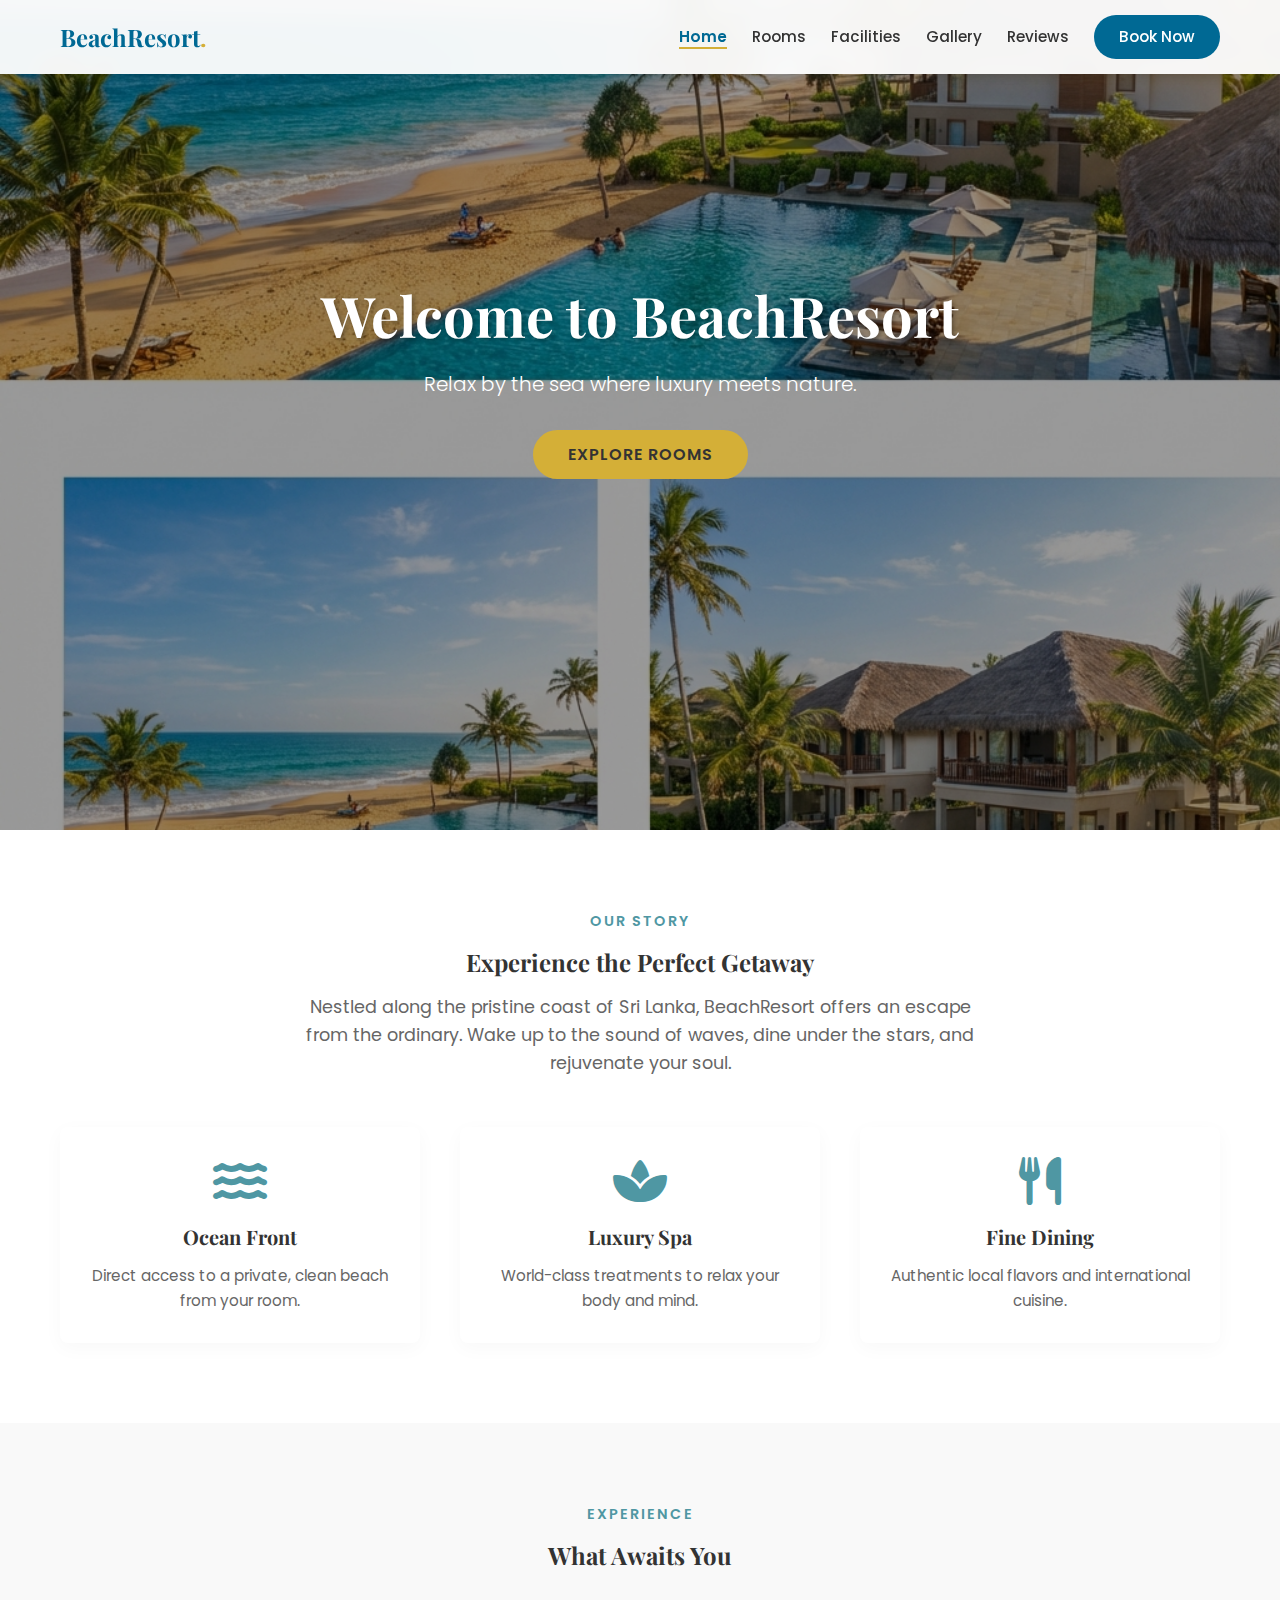
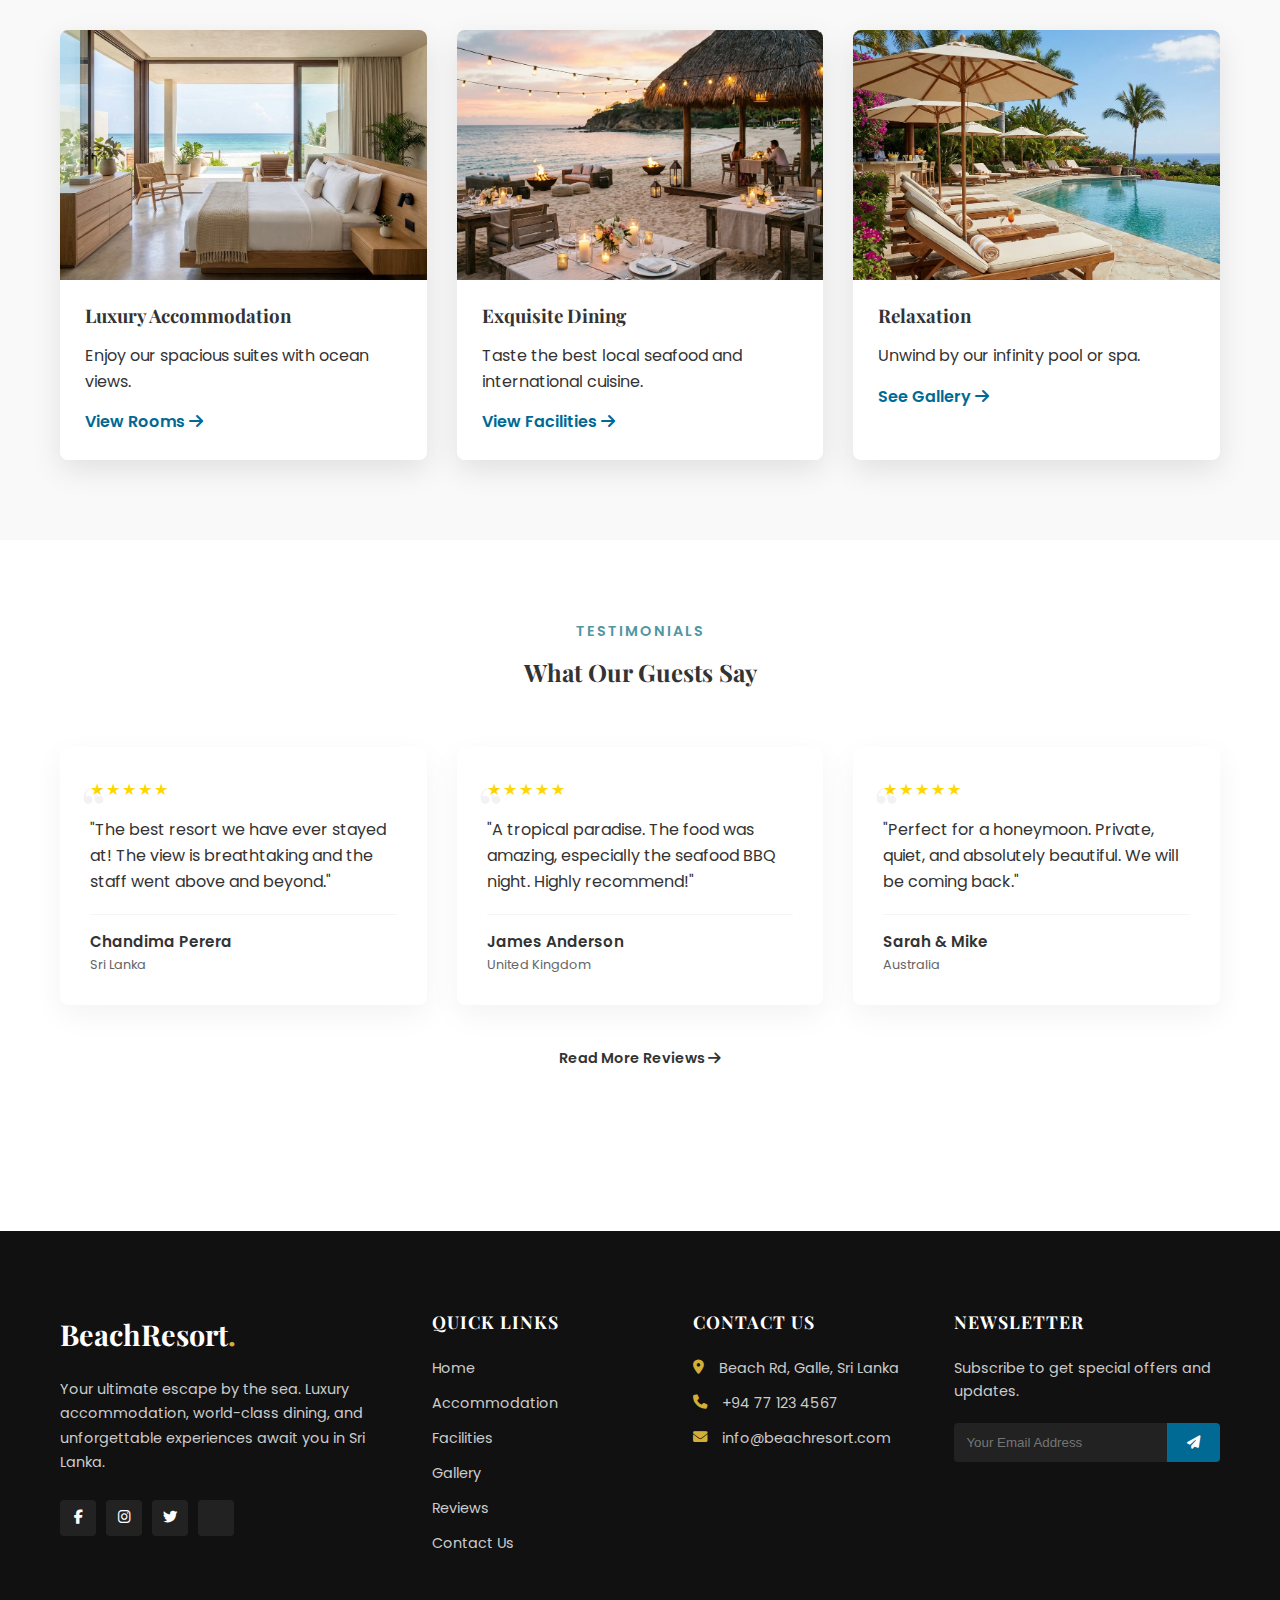
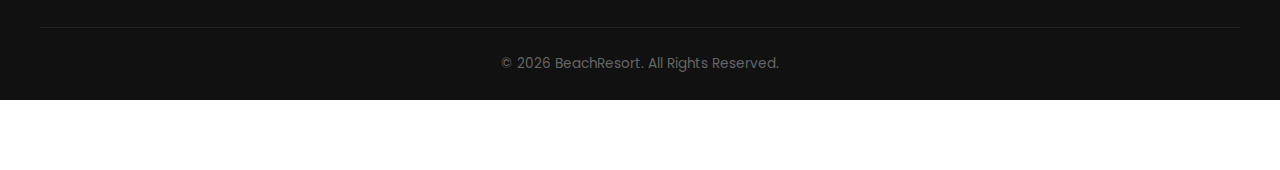
<file: index.html>
<!DOCTYPE html>
<html lang="en">
<head>
    <meta charset="UTF-8">
    <meta name="viewport" content="width=device-width, initial-scale=1.0">
    <title>BeachResort | Relax by the Sea</title>
    <meta name="description" content="Experience luxury and relaxation at BeachResort, Sri Lanka. Stunning ocean views, premium rooms, and world-class amenities.">
    
    <!-- Google Fonts -->
    <link rel="preconnect" href="https://fonts.googleapis.com">
    <link rel="preconnect" href="https://fonts.gstatic.com" crossorigin>
    <link href="https://fonts.googleapis.com/css2?family=Playfair+Display:ital,wght@0,400;0,600;0,700;1,400&family=Poppins:wght@300;400;500;600&display=swap" rel="stylesheet">
    
    <!-- Font Awesome -->
    <link rel="stylesheet" href="https://cdnjs.cloudflare.com/ajax/libs/font-awesome/6.4.0/css/all.min.css">
    
    <link rel="stylesheet" href="style.css">
</head>
<body>

    <!-- Navigation -->
    <nav class="navbar">
        <div class="container nav-container">
            <a href="index.html" class="logo">BeachResort<span class="dot">.</span></a>
            <button class="nav-toggle" aria-label="toggle navigation">
                <span class="hamburger"></span>
            </button>
            <ul class="nav-menu">
                <li><a href="index.html" class="active">Home</a></li>
                <li><a href="rooms.html">Rooms</a></li>
                <li><a href="facilities.html">Facilities</a></li>
                <li><a href="gallery.html">Gallery</a></li>
                <li><a href="reviews.html">Reviews</a></li>
                <li><a href="contact.html" class="btn-primary">Book Now</a></li>
            </ul>
        </div>
    </nav>

    <!-- Hero Section -->
    <section id="home" class="hero">
        <div class="hero-overlay"></div>
        <div class="hero-content text-center">
            <h1 class="animate-up">Welcome to BeachResort</h1>
            <p class="tagline animate-up delay-1">Relax by the sea where luxury meets nature.</p>
            <a href="rooms.html" class="btn-hero animate-up delay-2">Explore Rooms</a>
        </div>
    </section>

    <!-- Intro/Why Choose Us -->
    <section class="section about-section">
        <div class="container text-center">
            <span class="subheading">Our Story</span>
            <h2>Experience the Perfect Getaway</h2>
            <p class="section-desc">Nestled along the pristine coast of Sri Lanka, BeachResort offers an escape from the ordinary. Wake up to the sound of waves, dine under the stars, and rejuvenate your soul.</p>
            
            <div class="features-grid">
                <div class="feature-box">
                    <i class="fa-solid fa-water"></i>
                    <h3>Ocean Front</h3>
                    <p>Direct access to a private, clean beach from your room.</p>
                </div>
                <div class="feature-box">
                    <i class="fa-solid fa-spa"></i>
                    <h3>Luxury Spa</h3>
                    <p>World-class treatments to relax your body and mind.</p>
                </div>
                <div class="feature-box">
                    <i class="fa-solid fa-utensils"></i>
                    <h3>Fine Dining</h3>
                    <p>Authentic local flavors and international cuisine.</p>
                </div>
            </div>
        </div>
    </section>

    <!-- Featured Teasers -->
    <section class="section bg-light">
        <div class="container">
            <div class="section-header text-center">
                <span class="subheading">Experience</span>
                <h2>What Awaits You</h2>
            </div>
            
            <div class="teaser-grid">
                <div class="teaser-item">
                    <img src="images/room.png" alt="Rooms">
                    <div class="teaser-content">
                        <h3>Luxury Accommodation</h3>
                        <p>Enjoy our spacious suites with ocean views.</p>
                        <a href="rooms.html" class="btn-link">View Rooms <i class="fa-solid fa-arrow-right"></i></a>
                    </div>
                </div>
                <div class="teaser-item">
                    <img src="images/dining.png" alt="Dining">
                    <div class="teaser-content">
                        <h3>Exquisite Dining</h3>
                        <p>Taste the best local seafood and international cuisine.</p>
                        <a href="facilities.html" class="btn-link">View Facilities <i class="fa-solid fa-arrow-right"></i></a>
                    </div>
                </div>
                <div class="teaser-item">
                    <img src="images/pool.png" alt="Pool">
                    <div class="teaser-content">
                        <h3>Relaxation</h3>
                        <p>Unwind by our infinity pool or spa.</p>
                        <a href="gallery.html" class="btn-link">See Gallery <i class="fa-solid fa-arrow-right"></i></a>
                    </div>
                </div>
            </div>
        </div>
    </section>

    <!-- Reviews -->
    <section class="section reviews-section">
        <div class="container">
            <div class="section-header text-center">
                <span class="subheading">Testimonials</span>
                <h2>What Our Guests Say</h2>
            </div>
            <div class="reviews-wrapper">
                
                <div class="review-card">
                    <div class="stars">★★★★★</div>
                    <p>"The best resort we have ever stayed at! The view is breathtaking and the staff went above and beyond."</p>
                    <div class="reviewer">
                        <span>Chandima Perera <small>Sri Lanka</small></span>
                    </div>
                </div>

                <div class="review-card">
                    <div class="stars">★★★★★</div>
                    <p>"A tropical paradise. The food was amazing, especially the seafood BBQ night. Highly recommend!"</p>
                    <div class="reviewer">
                        <span>James Anderson <small>United Kingdom</small></span>
                    </div>
                </div>

                <div class="review-card">
                    <div class="stars">★★★★★</div>
                    <p>"Perfect for a honeymoon. Private, quiet, and absolutely beautiful. We will be coming back."</p>
                    <div class="reviewer">
                        <span>Sarah & Mike <small>Australia</small></span>
                    </div>
                </div>

            </div>
            <div class="text-center" style="margin-top: 40px;">
                <a href="reviews.html" class="btn-text">Read More Reviews <i class="fa-solid fa-arrow-right"></i></a>
            </div>
        </div>
    </section>

    <!-- Footer -->
    <footer class="footer">
        <div class="container footer-container">
            <!-- Col 1: Brand -->
            <div class="footer-col">
                <a href="index.html" class="footer-logo">BeachResort<span class="dot">.</span></a>
                <p class="footer-desc">Your ultimate escape by the sea. Luxury accommodation, world-class dining, and unforgettable experiences await you in Sri Lanka.</p>
                <div class="social-links">
                    <a href="#"><i class="fa-brands fa-facebook-f"></i></a>
                    <a href="#"><i class="fa-brands fa-instagram"></i></a>
                    <a href="#"><i class="fa-brands fa-twitter"></i></a>
                    <a href="#"><i class="fa-brands fa-tripadvisor"></i></a>
                </div>
            </div>
            
            <!-- Col 2: Quick Links -->
            <div class="footer-col">
                <h3>Quick Links</h3>
                <ul class="footer-links">
                    <li><a href="index.html">Home</a></li>
                    <li><a href="rooms.html">Accommodation</a></li>
                    <li><a href="facilities.html">Facilities</a></li>
                    <li><a href="gallery.html">Gallery</a></li>
                    <li><a href="reviews.html">Reviews</a></li>
                    <li><a href="contact.html">Contact Us</a></li>
                </ul>
            </div>

            <!-- Col 3: Contact -->
            <div class="footer-col">
                <h3>Contact Us</h3>
                <ul class="footer-contact">
                    <li><i class="fa-solid fa-location-dot"></i> Beach Rd, Galle, Sri Lanka</li>
                    <li><i class="fa-solid fa-phone"></i> +94 77 123 4567</li>
                    <li><i class="fa-solid fa-envelope"></i> info@beachresort.com</li>
                </ul>
            </div>

            <!-- Col 4: Newsletter -->
            <div class="footer-col">
                <h3>Newsletter</h3>
                <p>Subscribe to get special offers and updates.</p>
                <form class="newsletter-form" onsubmit="event.preventDefault(); alert('Subscribed!');">
                    <input type="email" placeholder="Your Email Address" required>
                    <button type="submit"><i class="fa-solid fa-paper-plane"></i></button>
                </form>
            </div>
        </div>
        <div class="footer-bottom text-center">
            <p>&copy; 2026 BeachResort. All Rights Reserved.</p>
        </div>
    </footer>

    <script src="script.js"></script>
</body>
</html>
</file>
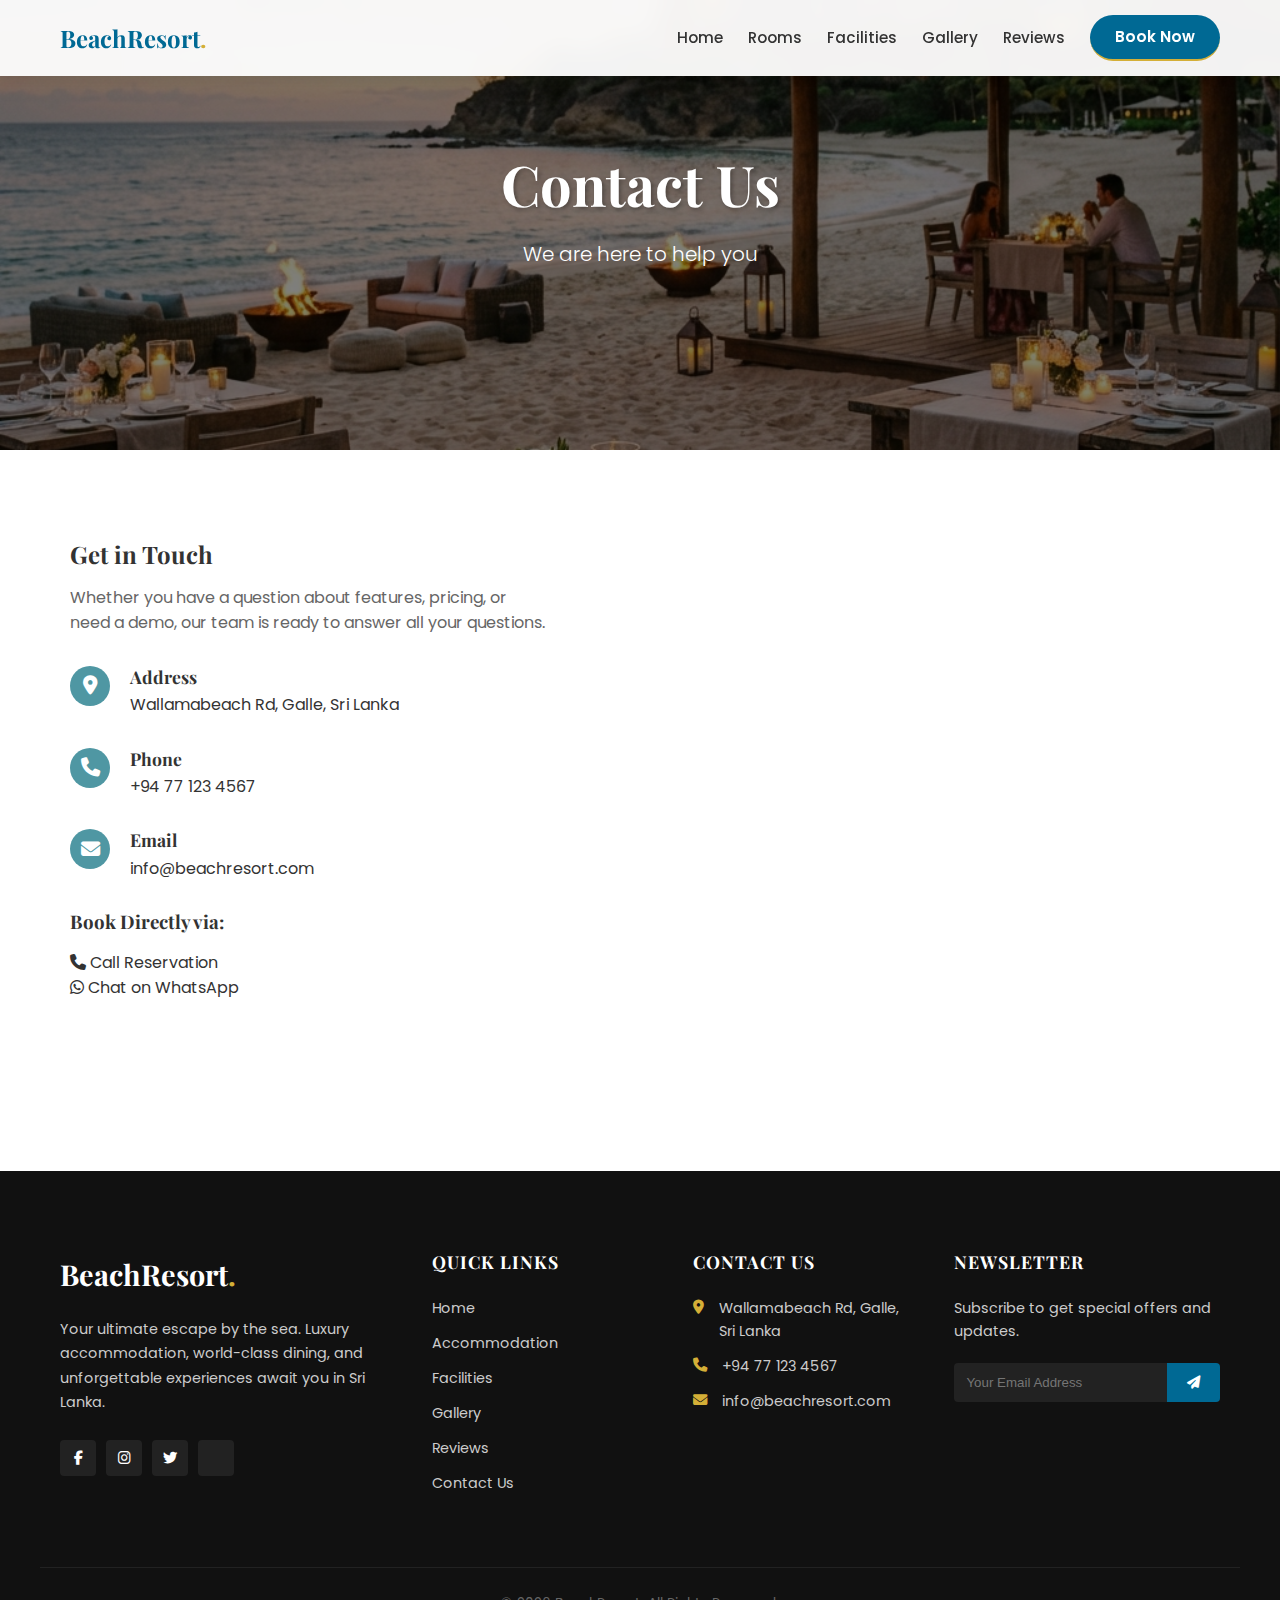
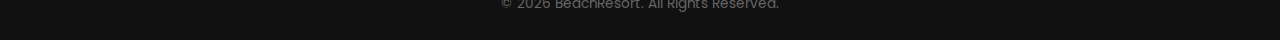
<file: contact.html>
<!DOCTYPE html>
<html lang="en">
<head>
    <meta charset="UTF-8">
    <meta name="viewport" content="width=device-width, initial-scale=1.0">
    <title>Contact Us | BeachResort</title>
    <meta name="description" content="Get in touch with BeachResort for bookings and inquiries.">
    
    <!-- Google Fonts -->
    <link rel="preconnect" href="https://fonts.googleapis.com">
    <link rel="preconnect" href="https://fonts.gstatic.com" crossorigin>
    <link href="https://fonts.googleapis.com/css2?family=Playfair+Display:ital,wght@0,400;0,600;0,700;1,400&family=Poppins:wght@300;400;500;600&display=swap" rel="stylesheet">
    
    <!-- Font Awesome -->
    <link rel="stylesheet" href="https://cdnjs.cloudflare.com/ajax/libs/font-awesome/6.4.0/css/all.min.css">
    
    <link rel="stylesheet" href="style.css">
</head>
<body>

    <!-- Navigation -->
    <nav class="navbar">
        <div class="container nav-container">
            <a href="index.html" class="logo">BeachResort<span class="dot">.</span></a>
            <button class="nav-toggle" aria-label="toggle navigation">
                <span class="hamburger"></span>
            </button>
            <ul class="nav-menu">
                <li><a href="index.html">Home</a></li>
                <li><a href="rooms.html">Rooms</a></li>
                <li><a href="facilities.html">Facilities</a></li>
                <li><a href="gallery.html">Gallery</a></li>
                <li><a href="reviews.html">Reviews</a></li>
                <li><a href="contact.html" class="active btn-primary">Book Now</a></li>
            </ul>
        </div>
    </nav>

    <!-- Page Header -->
    <section class="page-header" style="background-image: url('images/dining.png');">
        <div class="header-overlay">
            <h1>Contact Us</h1>
            <p>We are here to help you</p>
        </div>
    </section>

    <!-- Contact Content -->
    <section class="section contact-page">
        <div class="container">
            <div class="contact-grid">
                <!-- Info Side -->
                <div class="contact-details">
                    <div id="booking-context" class="booking-notice" style="display:none;">
                        <h3>Completing your booking</h3>
                        <p>You are inquiring about: <strong id="selected-room"></strong></p>
                    </div>

                    <h2>Get in Touch</h2>
                    <p style="margin-bottom: 30px; color: #666;">Whether you have a question about features, pricing, or need a demo, our team is ready to answer all your questions.</p>
                    
                    <div class="info-item">
                        <i class="fa-solid fa-location-dot"></i>
                        <div>
                            <h4>Address</h4>
                            <p>Wallamabeach Rd, Galle, Sri Lanka</p>
                        </div>
                    </div>
                    <div class="info-item">
                        <i class="fa-solid fa-phone"></i>
                        <div>
                            <h4>Phone</h4>
                            <p>+94 77 123 4567</p>
                        </div>
                    </div>
                    <div class="info-item">
                        <i class="fa-solid fa-envelope"></i>
                        <div>
                            <h4>Email</h4>
                            <p>info@beachresort.com</p>
                        </div>
                    </div>

                    <div class="action-buttons">
                        <h3>Book Directly via:</h3>
                        <div class="btn-group">
                            <a href="tel:+94771234567" class="btn-call full-width"><i class="fa-solid fa-phone"></i> Call Reservation</a>
                            <a href="https://wa.me/94771234567" class="btn-whatsapp full-width"><i class="fa-brands fa-whatsapp"></i> Chat on WhatsApp</a>
                        </div>
                    </div>
                </div>

                <!-- Map Side -->
                <div class="map-wrapper">
                    <iframe src="https://www.google.com/maps/embed?pb=!1m18!1m12!1m3!1d126743.5858599427!2d79.9602446!3d6.0535185!2m3!1f0!2f0!3f0!3m2!1i1024!2i768!4f13.1!3m3!1m2!1s0x3ae173bb6932fce3%3A0x4a35b903f9c64c03!2sGalle%2C%20Sri%20Lanka!5e0!3m2!1sen!2slk!4v1709400000000!5m2!1sen!2slk" width="100%" height="100%" style="border:0; min-height: 400px; border-radius: 8px;" allowfullscreen="" loading="lazy" referrerpolicy="no-referrer-when-downgrade"></iframe>
                </div>
            </div>
        </div>
    </section>

    <!-- Detailed Footer (Same as index) -->
    <footer class="footer">
        <div class="container footer-container">
            <!-- Col 1: Brand -->
            <div class="footer-col">
                <a href="index.html" class="footer-logo">BeachResort<span class="dot">.</span></a>
                <p class="footer-desc">Your ultimate escape by the sea. Luxury accommodation, world-class dining, and unforgettable experiences await you in Sri Lanka.</p>
                <div class="social-links">
                    <a href="#"><i class="fa-brands fa-facebook-f"></i></a>
                    <a href="#"><i class="fa-brands fa-instagram"></i></a>
                    <a href="#"><i class="fa-brands fa-twitter"></i></a>
                    <a href="#"><i class="fa-brands fa-tripadvisor"></i></a>
                </div>
            </div>
            
            <!-- Col 2: Quick Links -->
            <div class="footer-col">
                <h3>Quick Links</h3>
                <ul class="footer-links">
                    <li><a href="index.html">Home</a></li>
                    <li><a href="rooms.html">Accommodation</a></li>
                    <li><a href="facilities.html">Facilities</a></li>
                    <li><a href="gallery.html">Gallery</a></li>
                    <li><a href="reviews.html">Reviews</a></li>
                    <li><a href="contact.html">Contact Us</a></li>
                </ul>
            </div>

            <!-- Col 3: Contact -->
            <div class="footer-col">
                <h3>Contact Us</h3>
                <ul class="footer-contact">
                    <li><i class="fa-solid fa-location-dot"></i> Wallamabeach Rd, Galle, Sri Lanka</li>
                    <li><i class="fa-solid fa-phone"></i> +94 77 123 4567</li>
                    <li><i class="fa-solid fa-envelope"></i> info@beachresort.com</li>
                </ul>
            </div>

            <!-- Col 4: Newsletter -->
            <div class="footer-col">
                <h3>Newsletter</h3>
                <p>Subscribe to get special offers and updates.</p>
                <form class="newsletter-form" onsubmit="event.preventDefault(); alert('Subscribed!');">
                    <input type="email" placeholder="Your Email Address" required>
                    <button type="submit"><i class="fa-solid fa-paper-plane"></i></button>
                </form>
            </div>
        </div>
        <div class="footer-bottom text-center">
            <p>&copy; 2026 BeachResort. All Rights Reserved.</p>
        </div>
    </footer>

    <script src="script.js"></script>
</body>
</html>
</file>
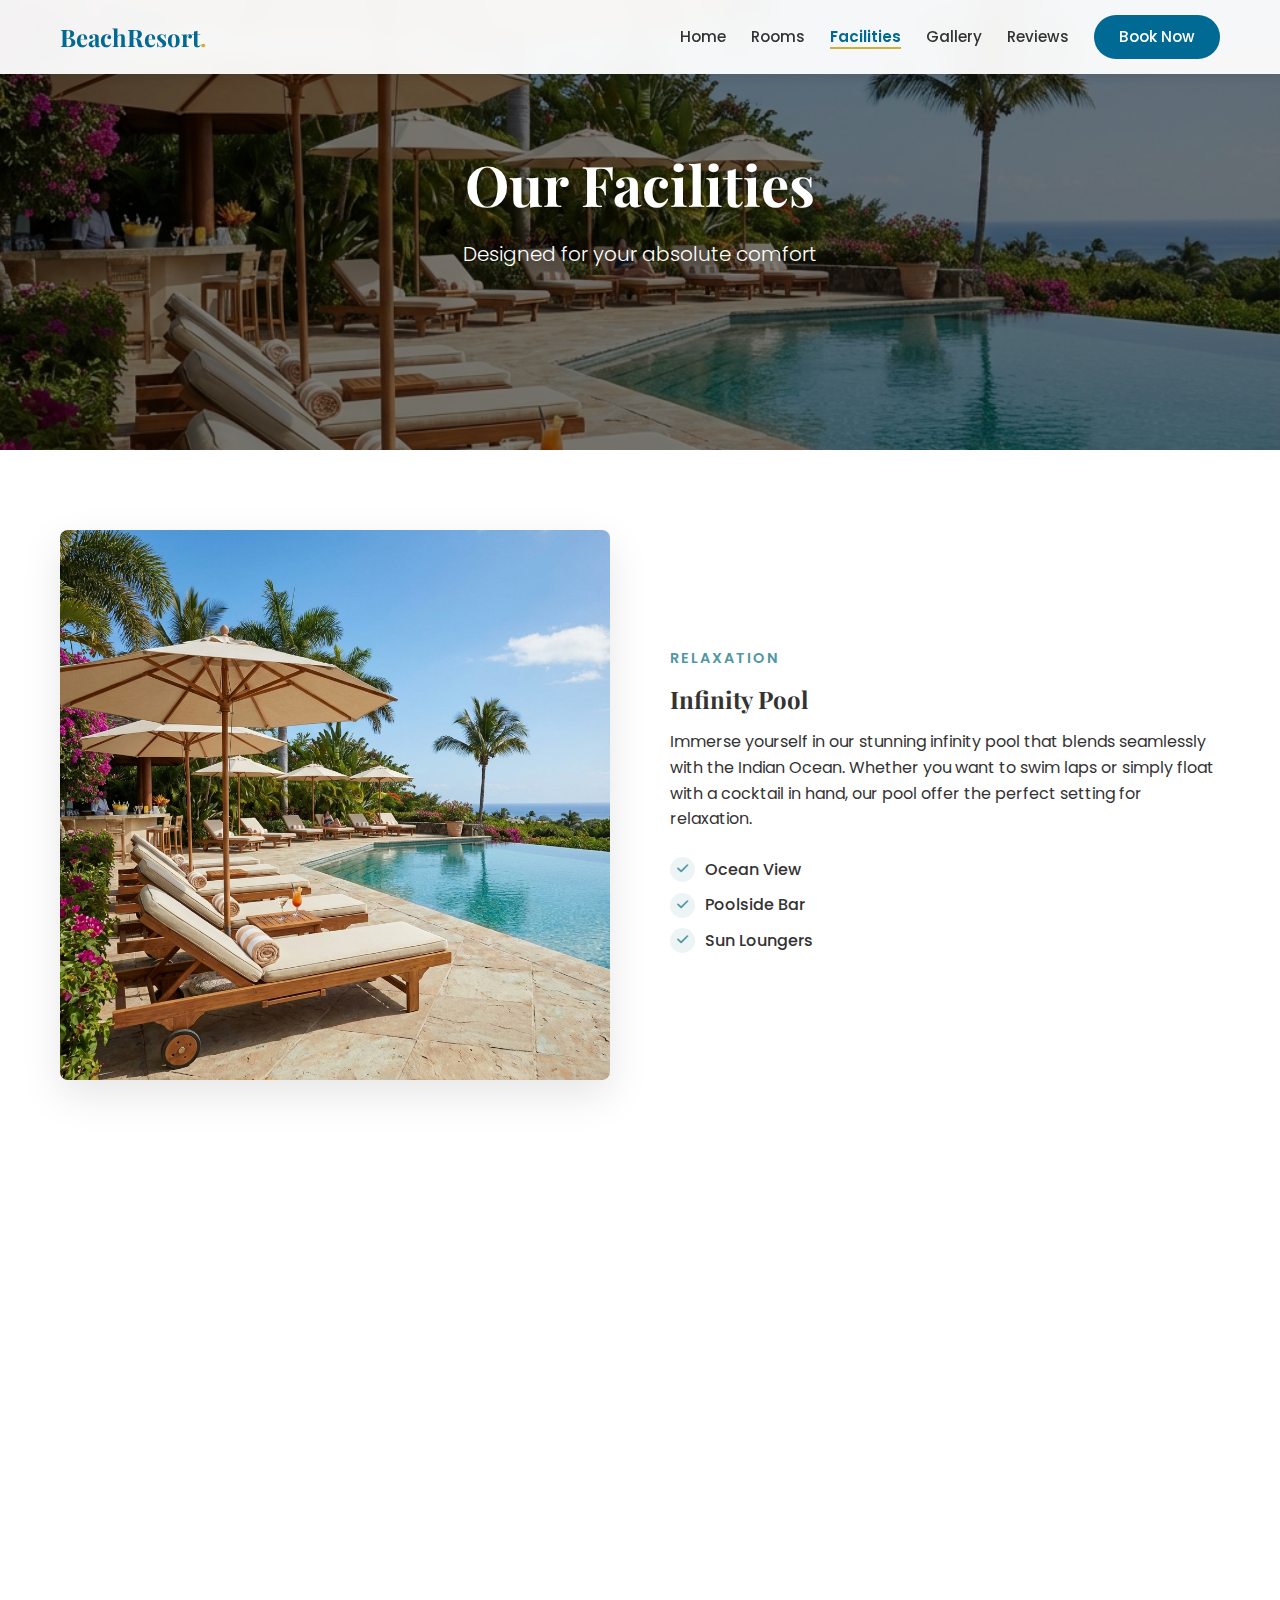
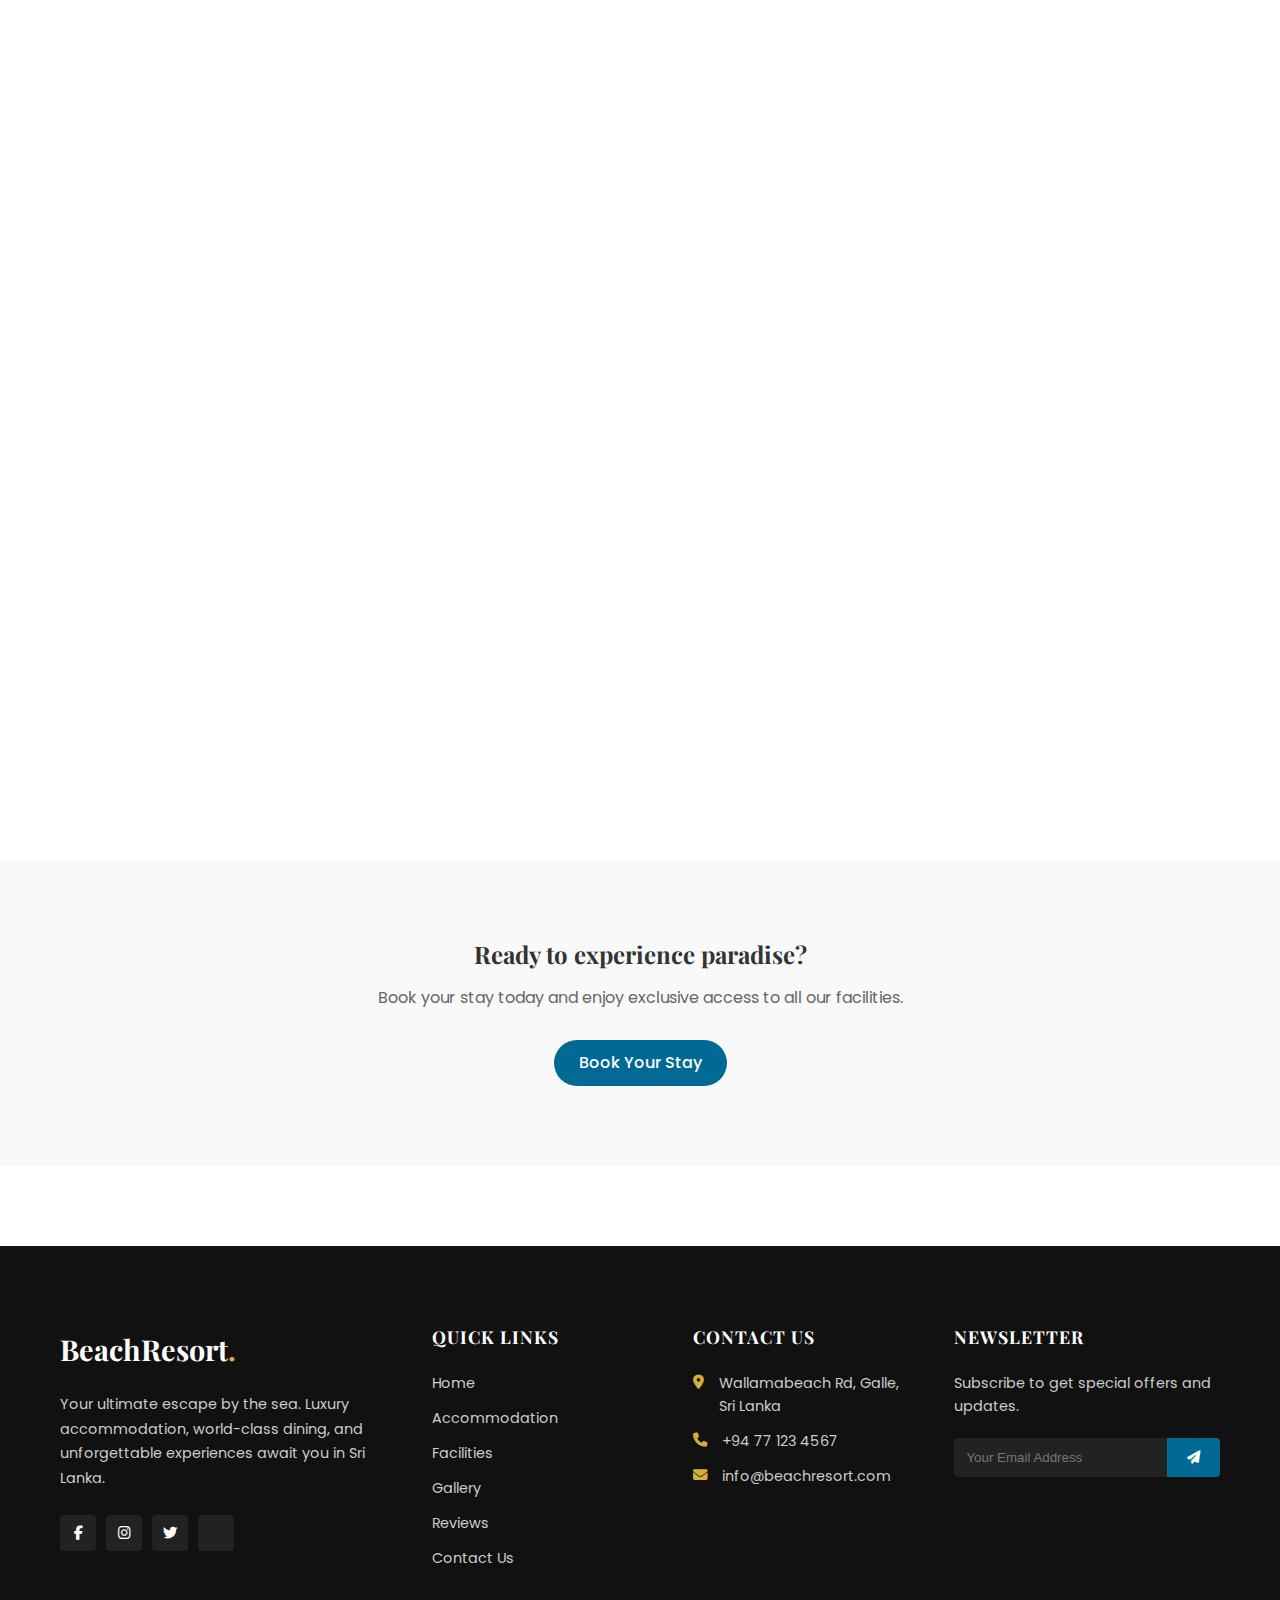
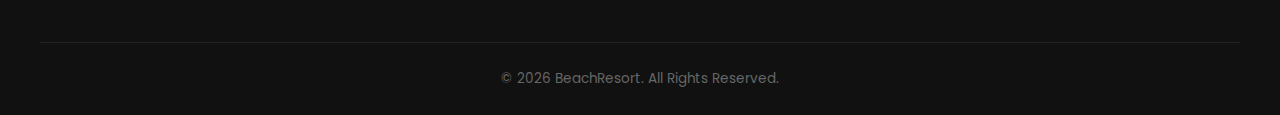
<file: facilities.html>
<!DOCTYPE html>
<html lang="en">
<head>
    <meta charset="UTF-8">
    <meta name="viewport" content="width=device-width, initial-scale=1.0">
    <title>Facilities | BeachResort</title>
    <meta name="description" content="Discover the world-class facilities at BeachResort including our infinity pool, spa, and dining.">
    
    <!-- Google Fonts -->
    <link rel="preconnect" href="https://fonts.googleapis.com">
    <link rel="preconnect" href="https://fonts.gstatic.com" crossorigin>
    <link href="https://fonts.googleapis.com/css2?family=Playfair+Display:ital,wght@0,400;0,600;0,700;1,400&family=Poppins:wght@300;400;500;600&display=swap" rel="stylesheet">
    
    <!-- Font Awesome -->
    <link rel="stylesheet" href="https://cdnjs.cloudflare.com/ajax/libs/font-awesome/6.4.0/css/all.min.css">
    
    <link rel="stylesheet" href="style.css">
</head>
<body>

    <!-- Navigation -->
    <nav class="navbar">
        <div class="container nav-container">
            <a href="index.html" class="logo">BeachResort<span class="dot">.</span></a>
            <button class="nav-toggle" aria-label="toggle navigation">
                <span class="hamburger"></span>
            </button>
            <ul class="nav-menu">
                <li><a href="index.html">Home</a></li>
                <li><a href="rooms.html">Rooms</a></li>
                <li><a href="facilities.html" class="active">Facilities</a></li>
                <li><a href="gallery.html">Gallery</a></li>
                <li><a href="reviews.html">Reviews</a></li>
                <li><a href="contact.html" class="btn-primary">Book Now</a></li>
            </ul>
        </div>
    </nav>

    <!-- Page Header -->
    <section class="page-header" style="background-image: url('images/pool.png');">
        <div class="header-overlay">
            <h1>Our Facilities</h1>
            <p>Designed for your absolute comfort</p>
        </div>
    </section>

    <!-- Facilities Content (Zig Zag Layout) -->
    <section class="section facilities-page">
        <div class="container">
            
            <!-- Item 1: Pool -->
            <div class="facility-row">
                <div class="facility-img animate-up">
                    <img src="images/pool.png" alt="Infinity Pool">
                </div>
                <div class="facility-text animate-up delay-1">
                    <span class="subheading">Relaxation</span>
                    <h2>Infinity Pool</h2>
                    <p>Immerse yourself in our stunning infinity pool that blends seamlessly with the Indian Ocean. Whether you want to swim laps or simply float with a cocktail in hand, our pool offer the perfect setting for relaxation.</p>
                    <ul class="facility-features">
                        <li><i class="fa-solid fa-check"></i> Ocean View</li>
                        <li><i class="fa-solid fa-check"></i> Poolside Bar</li>
                        <li><i class="fa-solid fa-check"></i> Sun Loungers</li>
                    </ul>
                </div>
            </div>

            <!-- Item 2: Dining (Reversed) -->
            <div class="facility-row reverse">
                <div class="facility-img animate-up">
                    <img src="images/dining.png" alt="Fine Dining">
                </div>
                <div class="facility-text animate-up delay-1">
                    <span class="subheading">Gastronomy</span>
                    <h2>Oceanfront Dining</h2>
                    <p>Experience a culinary journey at our open-air restaurant. Our chefs prepare exquisite dishes using fresh, locally sourced seafood and organic ingredients. Enjoy a romantic dinner under the stars.</p>
                    <ul class="facility-features">
                        <li><i class="fa-solid fa-check"></i> Fresh Seafood</li>
                        <li><i class="fa-solid fa-check"></i> International Cuisine</li>
                        <li><i class="fa-solid fa-check"></i> Sunset Views</li>
                    </ul>
                </div>
            </div>

            <!-- Item 3: Spa -->
            <div class="facility-row">
                <div class="facility-img animate-up">
                    <img src="images/room.png" alt="Luxury Spa"> <!-- Using room image as placeholder/spa feel -->
                </div>
                <div class="facility-text animate-up delay-1">
                    <span class="subheading">Wellness</span>
                    <h2>Serenity Spa</h2>
                    <p>Rejuvenate your mind, body, and soul at our luxury spa. We offer a range of traditional Ayurvedic treatments, massages, and beauty therapies designed to leave you feeling refreshed and revitalized.</p>
                    <ul class="facility-features">
                        <li><i class="fa-solid fa-check"></i> Ayurvedic Treatments</li>
                        <li><i class="fa-solid fa-check"></i> Couples Massage</li>
                        <li><i class="fa-solid fa-check"></i> Yoga Sessions</li>
                    </ul>
                </div>
            </div>

        </div>
    </section>

    <!-- Call to Action -->
    <section class="section cta-section text-center bg-light">
        <div class="container">
            <h2>Ready to experience paradise?</h2>
            <p style="margin-bottom: 30px; color: #666;">Book your stay today and enjoy exclusive access to all our facilities.</p>
            <a href="contact.html" class="btn-primary">Book Your Stay</a>
        </div>
    </section>

    <!-- Detailed Footer -->
    <footer class="footer">
        <div class="container footer-container">
            <!-- Col 1: Brand -->
            <div class="footer-col">
                <a href="index.html" class="footer-logo">BeachResort<span class="dot">.</span></a>
                <p class="footer-desc">Your ultimate escape by the sea. Luxury accommodation, world-class dining, and unforgettable experiences await you in Sri Lanka.</p>
                <div class="social-links">
                    <a href="#"><i class="fa-brands fa-facebook-f"></i></a>
                    <a href="#"><i class="fa-brands fa-instagram"></i></a>
                    <a href="#"><i class="fa-brands fa-twitter"></i></a>
                    <a href="#"><i class="fa-brands fa-tripadvisor"></i></a>
                </div>
            </div>
            
            <!-- Col 2: Quick Links -->
            <div class="footer-col">
                <h3>Quick Links</h3>
                <ul class="footer-links">
                    <li><a href="index.html">Home</a></li>
                    <li><a href="rooms.html">Accommodation</a></li>
                    <li><a href="facilities.html">Facilities</a></li>
                    <li><a href="gallery.html">Gallery</a></li>
                    <li><a href="reviews.html">Reviews</a></li>
                    <li><a href="contact.html">Contact Us</a></li>
                </ul>
            </div>

            <!-- Col 3: Contact -->
            <div class="footer-col">
                <h3>Contact Us</h3>
                <ul class="footer-contact">
                    <li><i class="fa-solid fa-location-dot"></i> Wallamabeach Rd, Galle, Sri Lanka</li>
                    <li><i class="fa-solid fa-phone"></i> +94 77 123 4567</li>
                    <li><i class="fa-solid fa-envelope"></i> info@beachresort.com</li>
                </ul>
            </div>

            <!-- Col 4: Newsletter -->
            <div class="footer-col">
                <h3>Newsletter</h3>
                <p>Subscribe to get special offers and updates.</p>
                <form class="newsletter-form" onsubmit="event.preventDefault(); alert('Subscribed!');">
                    <input type="email" placeholder="Your Email Address" required>
                    <button type="submit"><i class="fa-solid fa-paper-plane"></i></button>
                </form>
            </div>
        </div>
        <div class="footer-bottom text-center">
            <p>&copy; 2026 BeachResort. All Rights Reserved.</p>
        </div>
    </footer>

    <script src="script.js"></script>
</body>
</html>
</file>
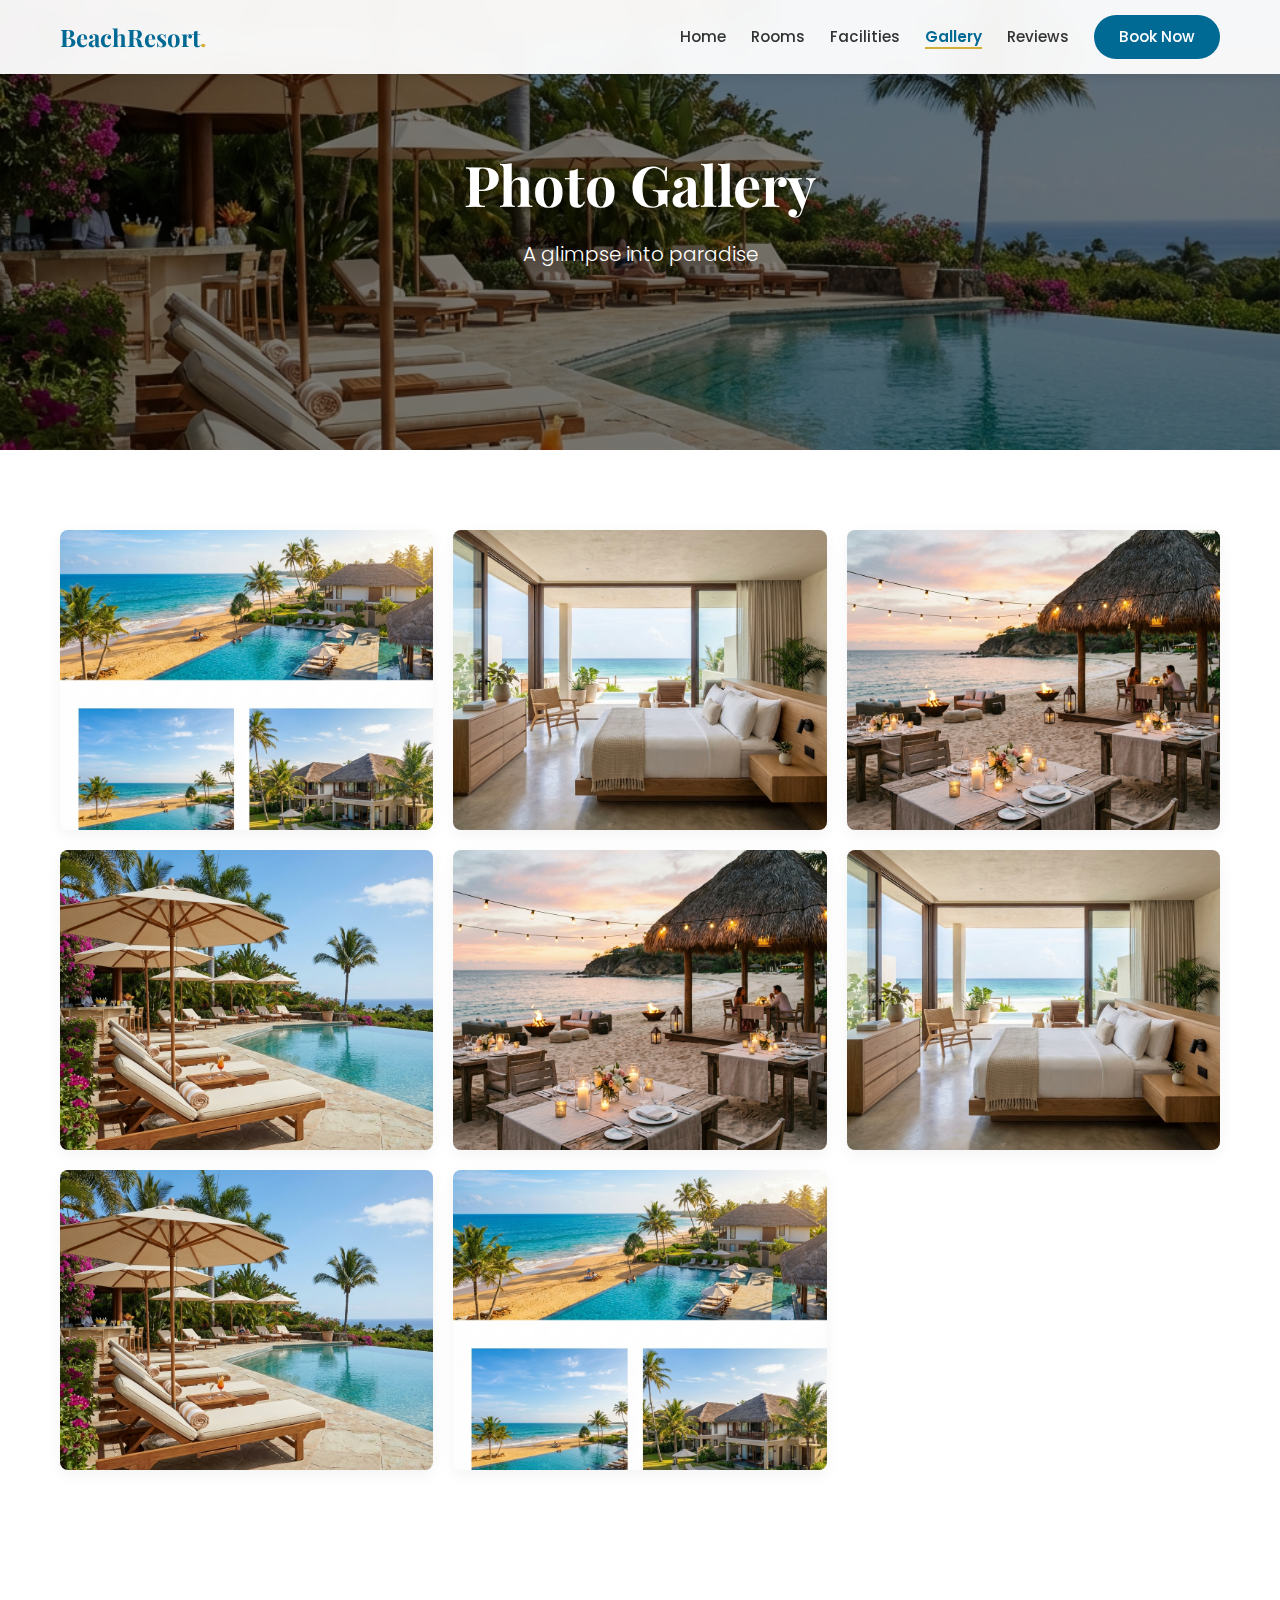
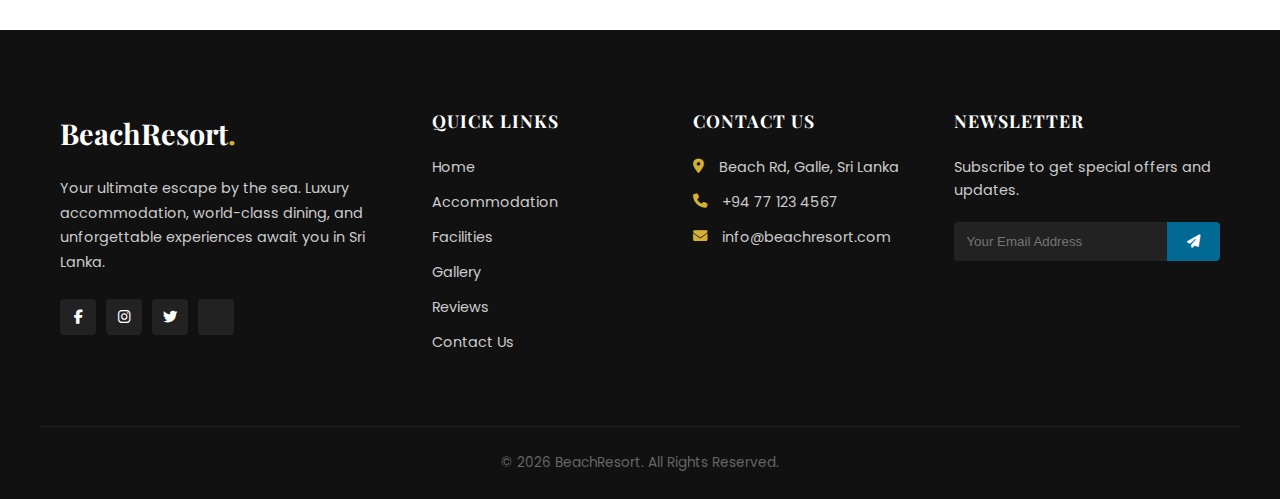
<file: gallery.html>
<!DOCTYPE html>
<html lang="en">
<head>
    <meta charset="UTF-8">
    <meta name="viewport" content="width=device-width, initial-scale=1.0">
    <title>Gallery | BeachResort</title>
    <meta name="description" content="Explore the beauty of BeachResort through our photo gallery.">
    
    <!-- Google Fonts -->
    <link rel="preconnect" href="https://fonts.googleapis.com">
    <link rel="preconnect" href="https://fonts.gstatic.com" crossorigin>
    <link href="https://fonts.googleapis.com/css2?family=Playfair+Display:ital,wght@0,400;0,600;0,700;1,400&family=Poppins:wght@300;400;500;600&display=swap" rel="stylesheet">
    
    <!-- Font Awesome -->
    <link rel="stylesheet" href="https://cdnjs.cloudflare.com/ajax/libs/font-awesome/6.4.0/css/all.min.css">
    
    <link rel="stylesheet" href="style.css">
</head>
<body>

    <!-- Navigation -->
    <nav class="navbar">
        <div class="container nav-container">
            <a href="index.html" class="logo">BeachResort<span class="dot">.</span></a>
            <button class="nav-toggle" aria-label="toggle navigation">
                <span class="hamburger"></span>
            </button>
            <ul class="nav-menu">
                <li><a href="index.html">Home</a></li>
                <li><a href="rooms.html">Rooms</a></li>
                <li><a href="facilities.html">Facilities</a></li>
                <li><a href="gallery.html" class="active">Gallery</a></li>
                <li><a href="reviews.html">Reviews</a></li>
                <li><a href="contact.html" class="btn-primary">Book Now</a></li>
            </ul>
        </div>
    </nav>

    <!-- Page Header -->
    <section class="page-header" style="background-image: url('images/pool.png');">
        <div class="header-overlay">
            <h1>Photo Gallery</h1>
            <p>A glimpse into paradise</p>
        </div>
    </section>

    <!-- Gallery Grid -->
    <section class="section gallery-page">
        <div class="container">
            <div class="gallery-grid full-gallery">
                <img src="images/hero.png" alt="Resort Beach View" class="gallery-img">
                <img src="images/room.png" alt="Luxury Interior" class="gallery-img">
                <img src="images/dining.png" alt="Beachside Dining" class="gallery-img">
                <img src="images/pool.png" alt="Poolside Relaxation" class="gallery-img">
                
                <img src="images/dining.png" alt="Romantic Dinner" class="gallery-img">
                <img src="images/room.png" alt="Cozy Bedroom" class="gallery-img">
                <img src="images/pool.png" alt="Sunny Pool" class="gallery-img">
                <img src="images/hero.png" alt="Sunrise at Beach" class="gallery-img">
            </div>
        </div>
    </section>

    <!-- Lightbox Modal -->
    <div id="lightbox" class="lightbox">
        <span class="close-lightbox">&times;</span>
        <img class="lightbox-content" id="lightbox-img">
    </div>

    <!-- Detailed Footer (Same as index) -->
    <footer class="footer">
        <div class="container footer-container">
            <!-- Col 1: Brand -->
            <div class="footer-col">
                <a href="index.html" class="footer-logo">BeachResort<span class="dot">.</span></a>
                <p class="footer-desc">Your ultimate escape by the sea. Luxury accommodation, world-class dining, and unforgettable experiences await you in Sri Lanka.</p>
                <div class="social-links">
                    <a href="#"><i class="fa-brands fa-facebook-f"></i></a>
                    <a href="#"><i class="fa-brands fa-instagram"></i></a>
                    <a href="#"><i class="fa-brands fa-twitter"></i></a>
                    <a href="#"><i class="fa-brands fa-tripadvisor"></i></a>
                </div>
            </div>
            
            <!-- Col 2: Quick Links -->
            <div class="footer-col">
                <h3>Quick Links</h3>
                <ul class="footer-links">
                    <li><a href="index.html">Home</a></li>
                    <li><a href="rooms.html">Accommodation</a></li>
                    <li><a href="facilities.html">Facilities</a></li>
                    <li><a href="gallery.html">Gallery</a></li>
                    <li><a href="reviews.html">Reviews</a></li>
                    <li><a href="contact.html">Contact Us</a></li>
                </ul>
            </div>

            <!-- Col 3: Contact -->
            <div class="footer-col">
                <h3>Contact Us</h3>
                <ul class="footer-contact">
                    <li><i class="fa-solid fa-location-dot"></i> Beach Rd, Galle, Sri Lanka</li>
                    <li><i class="fa-solid fa-phone"></i> +94 77 123 4567</li>
                    <li><i class="fa-solid fa-envelope"></i> info@beachresort.com</li>
                </ul>
            </div>

            <!-- Col 4: Newsletter -->
            <div class="footer-col">
                <h3>Newsletter</h3>
                <p>Subscribe to get special offers and updates.</p>
                <form class="newsletter-form" onsubmit="event.preventDefault(); alert('Subscribed!');">
                    <input type="email" placeholder="Your Email Address" required>
                    <button type="submit"><i class="fa-solid fa-paper-plane"></i></button>
                </form>
            </div>
        </div>
        <div class="footer-bottom text-center">
            <p>&copy; 2026 BeachResort. All Rights Reserved.</p>
        </div>
    </footer>

    <script src="script.js"></script>
</body>
</html>
</file>
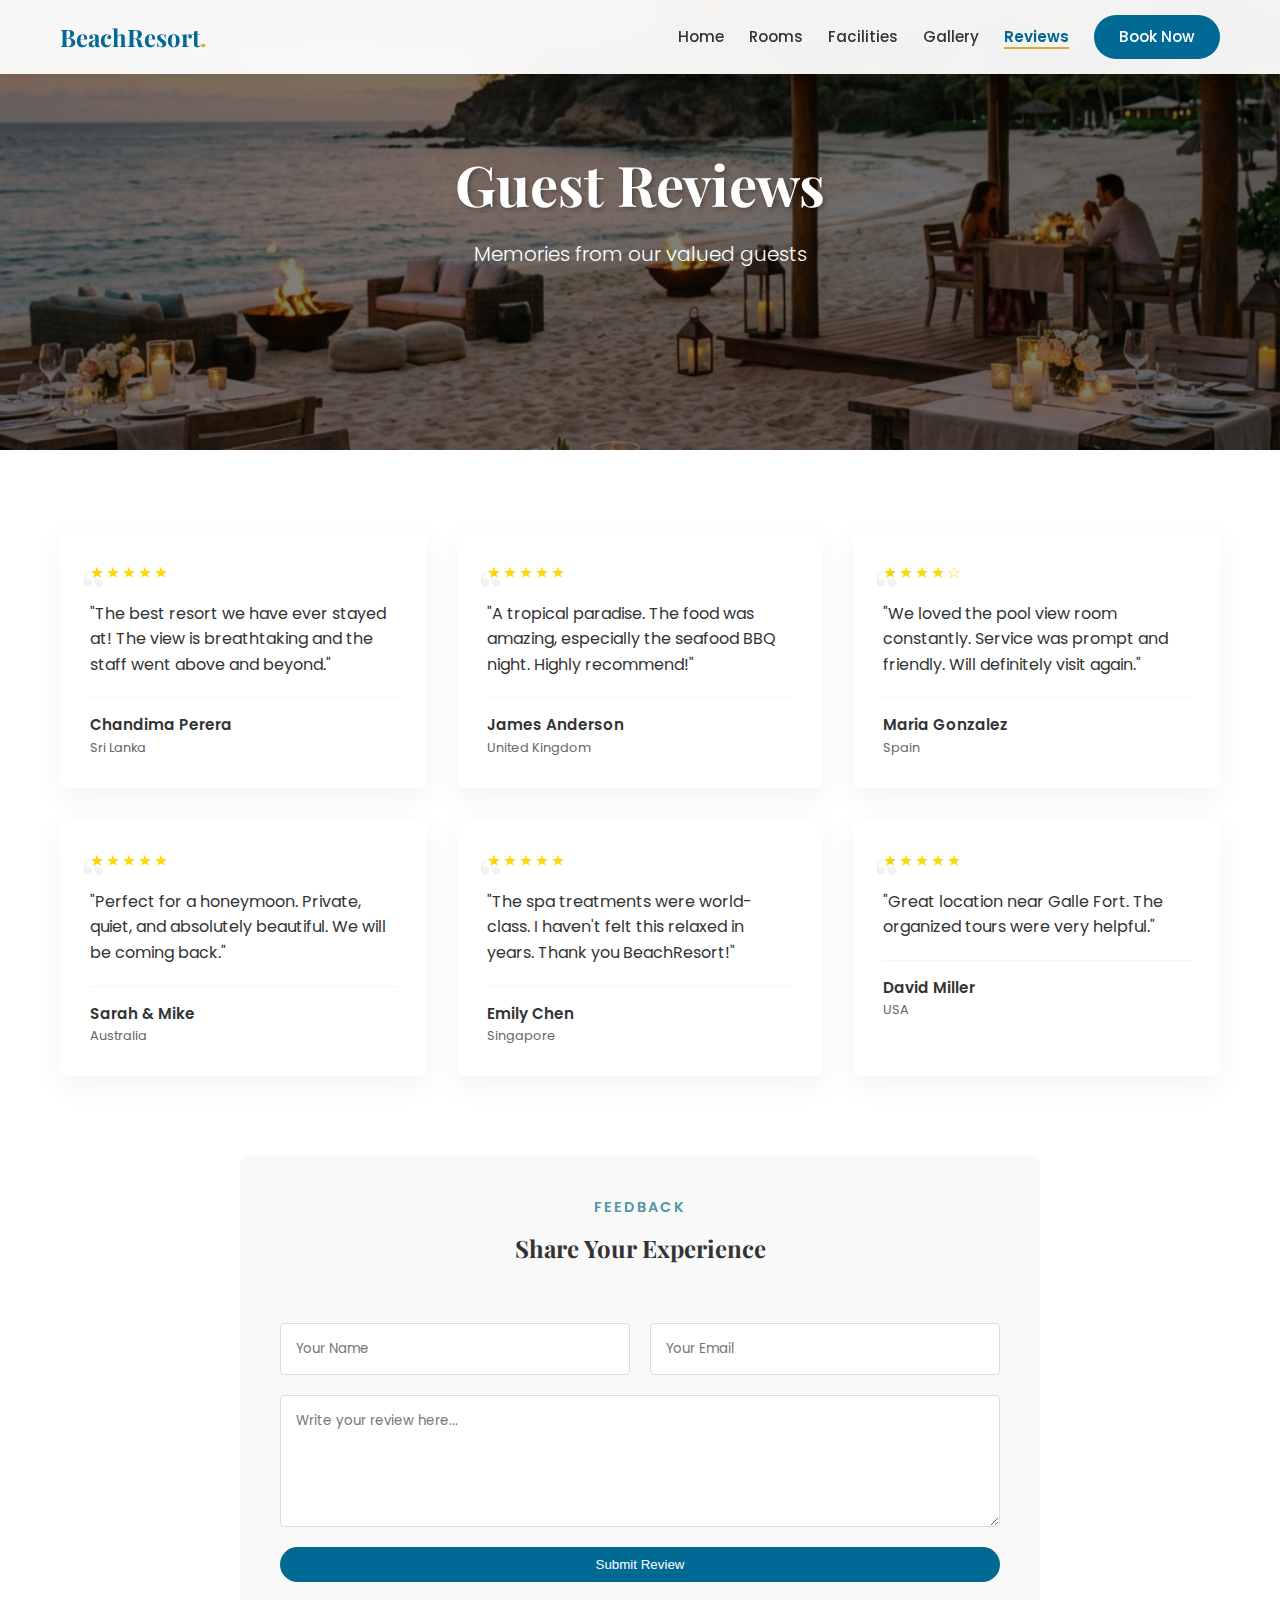
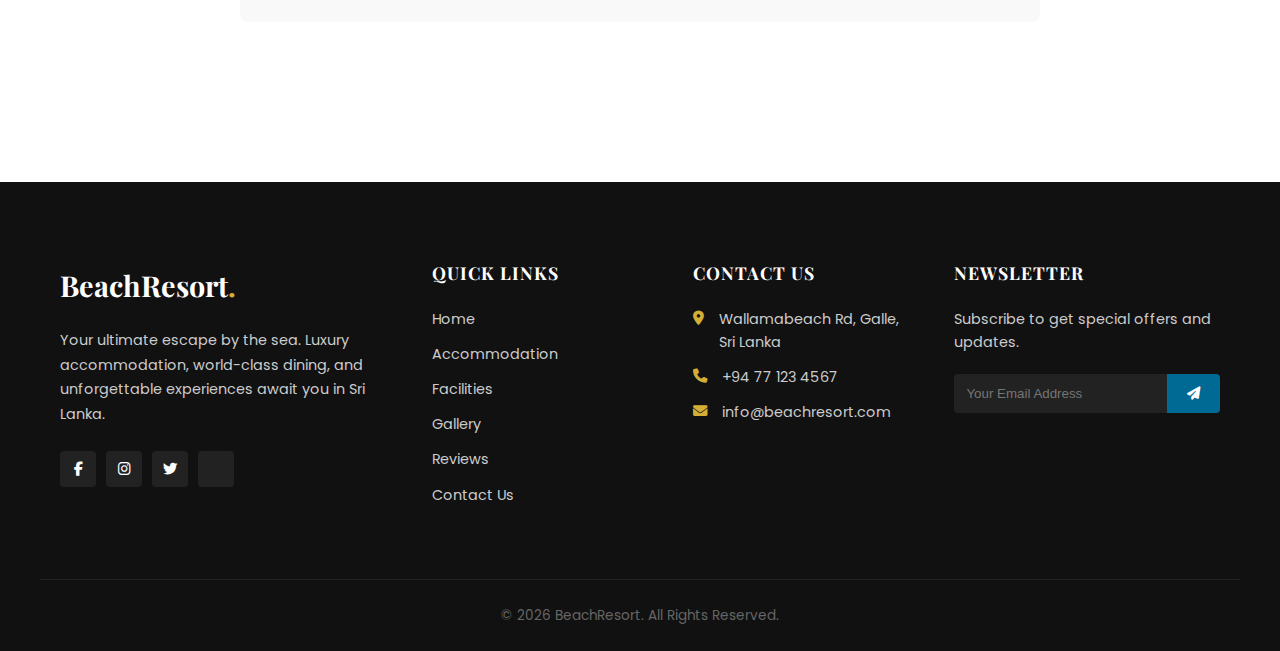
<file: reviews.html>
<!DOCTYPE html>
<html lang="en">
<head>
    <meta charset="UTF-8">
    <meta name="viewport" content="width=device-width, initial-scale=1.0">
    <title>Reviews | BeachResort</title>
    <meta name="description" content="Read what our guests have to say about their stay at BeachResort.">
    
    <!-- Google Fonts -->
    <link rel="preconnect" href="https://fonts.googleapis.com">
    <link rel="preconnect" href="https://fonts.gstatic.com" crossorigin>
    <link href="https://fonts.googleapis.com/css2?family=Playfair+Display:ital,wght@0,400;0,600;0,700;1,400&family=Poppins:wght@300;400;500;600&display=swap" rel="stylesheet">
    
    <!-- Font Awesome -->
    <link rel="stylesheet" href="https://cdnjs.cloudflare.com/ajax/libs/font-awesome/6.4.0/css/all.min.css">
    
    <link rel="stylesheet" href="style.css">
</head>
<body>

    <!-- Navigation -->
    <nav class="navbar">
        <div class="container nav-container">
            <a href="index.html" class="logo">BeachResort<span class="dot">.</span></a>
            <button class="nav-toggle" aria-label="toggle navigation">
                <span class="hamburger"></span>
            </button>
            <ul class="nav-menu">
                <li><a href="index.html">Home</a></li>
                <li><a href="rooms.html">Rooms</a></li>
                <li><a href="facilities.html">Facilities</a></li>
                <li><a href="gallery.html">Gallery</a></li>
                <li><a href="reviews.html" class="active">Reviews</a></li>
                <li><a href="contact.html" class="btn-primary">Book Now</a></li>
            </ul>
        </div>
    </nav>

    <!-- Page Header -->
    <section class="page-header" style="background-image: url('images/dining.png');">
        <div class="header-overlay">
            <h1>Guest Reviews</h1>
            <p>Memories from our valued guests</p>
        </div>
    </section>

    <!-- Reviews Content -->
    <section class="section reviews-page">
        <div class="container">
            
            <div class="reviews-wrapper">
                
                <div class="review-card">
                    <div class="stars">★★★★★</div>
                    <p>"The best resort we have ever stayed at! The view is breathtaking and the staff went above and beyond."</p>
                    <div class="reviewer">
                        <span>Chandima Perera <small>Sri Lanka</small></span>
                    </div>
                </div>

                <div class="review-card">
                    <div class="stars">★★★★★</div>
                    <p>"A tropical paradise. The food was amazing, especially the seafood BBQ night. Highly recommend!"</p>
                    <div class="reviewer">
                        <span>James Anderson <small>United Kingdom</small></span>
                    </div>
                </div>

                <div class="review-card">
                    <div class="stars">★★★★☆</div>
                    <p>"We loved the pool view room constantly. Service was prompt and friendly. Will definitely visit again."</p>
                    <div class="reviewer">
                        <span>Maria Gonzalez <small>Spain</small></span>
                    </div>
                </div>
                
                <div class="review-card">
                    <div class="stars">★★★★★</div>
                    <p>"Perfect for a honeymoon. Private, quiet, and absolutely beautiful. We will be coming back."</p>
                    <div class="reviewer">
                        <span>Sarah & Mike <small>Australia</small></span>
                    </div>
                </div>

                <div class="review-card">
                    <div class="stars">★★★★★</div>
                    <p>"The spa treatments were world-class. I haven't felt this relaxed in years. Thank you BeachResort!"</p>
                    <div class="reviewer">
                        <span>Emily Chen <small>Singapore</small></span>
                    </div>
                </div>

                 <div class="review-card">
                    <div class="stars">★★★★★</div>
                    <p>"Great location near Galle Fort. The organized tours were very helpful."</p>
                    <div class="reviewer">
                        <span>David Miller <small>USA</small></span>
                    </div>
                </div>

            </div>

             <!-- Write Review Form -->
             <div class="write-review-section">
                <div class="section-header text-center">
                    <span class="subheading">Feedback</span>
                    <h2>Share Your Experience</h2>
                </div>
                <form class="review-form" onsubmit="event.preventDefault(); alert('Thank you for your review! It will be posted after moderation.');">
                    <div class="form-row">
                        <input type="text" placeholder="Your Name" required>
                        <input type="email" placeholder="Your Email" required>
                    </div>
                    <textarea placeholder="Write your review here..." rows="5" required></textarea>
                    <button type="submit" class="btn-primary">Submit Review</button>
                </form>
             </div>

        </div>
    </section>

    <!-- Footer -->
    <footer class="footer">
        <div class="container footer-container">
            <!-- Col 1: Brand -->
            <div class="footer-col">
                <a href="index.html" class="footer-logo">BeachResort<span class="dot">.</span></a>
                <p class="footer-desc">Your ultimate escape by the sea. Luxury accommodation, world-class dining, and unforgettable experiences await you in Sri Lanka.</p>
                <div class="social-links">
                    <a href="#"><i class="fa-brands fa-facebook-f"></i></a>
                    <a href="#"><i class="fa-brands fa-instagram"></i></a>
                    <a href="#"><i class="fa-brands fa-twitter"></i></a>
                    <a href="#"><i class="fa-brands fa-tripadvisor"></i></a>
                </div>
            </div>
            
            <!-- Col 2: Quick Links -->
            <div class="footer-col">
                <h3>Quick Links</h3>
                <ul class="footer-links">
                    <li><a href="index.html">Home</a></li>
                    <li><a href="rooms.html">Accommodation</a></li>
                    <li><a href="facilities.html">Facilities</a></li>
                    <li><a href="gallery.html">Gallery</a></li>
                    <li><a href="reviews.html">Reviews</a></li>
                    <li><a href="contact.html">Contact Us</a></li>
                </ul>
            </div>

            <!-- Col 3: Contact -->
            <div class="footer-col">
                <h3>Contact Us</h3>
                <ul class="footer-contact">
                    <li><i class="fa-solid fa-location-dot"></i> Wallamabeach Rd, Galle, Sri Lanka</li>
                    <li><i class="fa-solid fa-phone"></i> +94 77 123 4567</li>
                    <li><i class="fa-solid fa-envelope"></i> info@beachresort.com</li>
                </ul>
            </div>

            <!-- Col 4: Newsletter -->
            <div class="footer-col">
                <h3>Newsletter</h3>
                <p>Subscribe to get special offers and updates.</p>
                <form class="newsletter-form" onsubmit="event.preventDefault(); alert('Subscribed!');">
                    <input type="email" placeholder="Your Email Address" required>
                    <button type="submit"><i class="fa-solid fa-paper-plane"></i></button>
                </form>
            </div>
        </div>
        <div class="footer-bottom text-center">
            <p>&copy; 2026 BeachResort. All Rights Reserved.</p>
        </div>
    </footer>

    <script src="script.js"></script>
</body>
</html>
</file>
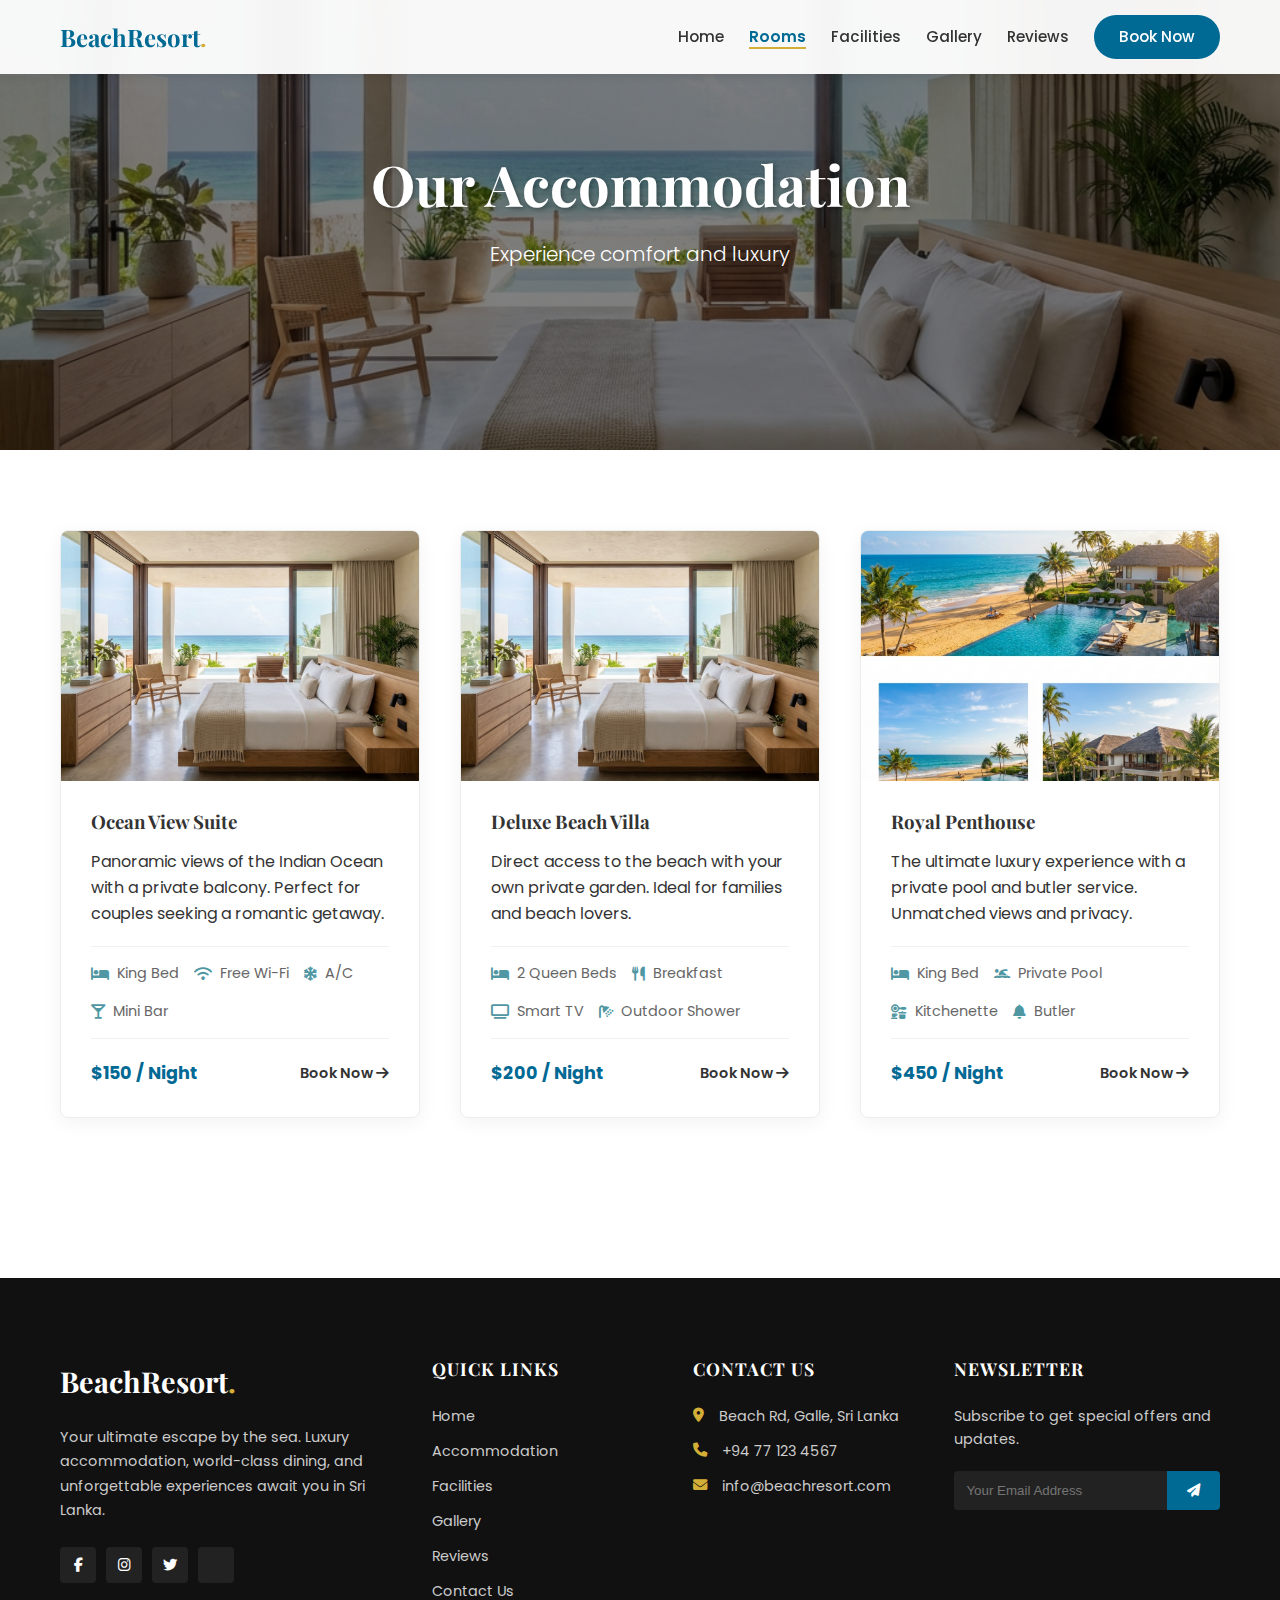
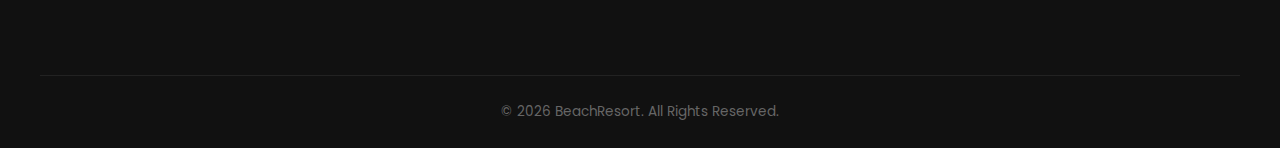
<file: rooms.html>
<!DOCTYPE html>
<html lang="en">
<head>
    <meta charset="UTF-8">
    <meta name="viewport" content="width=device-width, initial-scale=1.0">
    <title>Rooms | BeachResort</title>
    <meta name="description" content="Choose from our luxury suites and villas at BeachResort.">
    
    <!-- Google Fonts -->
    <link rel="preconnect" href="https://fonts.googleapis.com">
    <link rel="preconnect" href="https://fonts.gstatic.com" crossorigin>
    <link href="https://fonts.googleapis.com/css2?family=Playfair+Display:ital,wght@0,400;0,600;0,700;1,400&family=Poppins:wght@300;400;500;600&display=swap" rel="stylesheet">
    
    <!-- Font Awesome -->
    <link rel="stylesheet" href="https://cdnjs.cloudflare.com/ajax/libs/font-awesome/6.4.0/css/all.min.css">
    
    <link rel="stylesheet" href="style.css">
</head>
<body>

    <!-- Navigation -->
    <nav class="navbar">
        <div class="container nav-container">
            <a href="index.html" class="logo">BeachResort<span class="dot">.</span></a>
            <button class="nav-toggle" aria-label="toggle navigation">
                <span class="hamburger"></span>
            </button>
            <ul class="nav-menu">
                <li><a href="index.html">Home</a></li>
                <li><a href="rooms.html" class="active">Rooms</a></li>
                <li><a href="facilities.html">Facilities</a></li>
                <li><a href="gallery.html">Gallery</a></li>
                <li><a href="reviews.html">Reviews</a></li>
                <li><a href="contact.html" class="btn-primary">Book Now</a></li>
            </ul>
        </div>
    </nav>

    <!-- Page Header -->
    <section class="page-header" style="background-image: url('images/room.png');">
        <div class="header-overlay">
            <h1>Our Accommodation</h1>
            <p>Experience comfort and luxury</p>
        </div>
    </section>

    <!-- Rooms List -->
    <section class="section rooms-page">
        <div class="container">
            <div class="rooms-grid">
                <!-- Room 1 -->
                <div class="room-card">
                    <div class="room-img">
                        <img src="images/room.png" alt="Ocean View Suite">
                    </div>
                    <div class="room-info">
                        <h3>Ocean View Suite</h3>
                        <p>Panoramic views of the Indian Ocean with a private balcony. Perfect for couples seeking a romantic getaway.</p>
                        <ul class="room-amenities">
                            <li><i class="fa-solid fa-bed"></i> King Bed</li>
                            <li><i class="fa-solid fa-wifi"></i> Free Wi-Fi</li>
                            <li><i class="fa-solid fa-snowflake"></i> A/C</li>
                            <li><i class="fa-solid fa-martini-glass"></i> Mini Bar</li>
                        </ul>
                        <div class="room-footer">
                            <span class="price">$150 / Night</span>
                            <a href="contact.html?room=Ocean View Suite" class="btn-text">Book Now <i class="fa-solid fa-arrow-right"></i></a>
                        </div>
                    </div>
                </div>

                <!-- Room 2 -->
                <div class="room-card">
                    <div class="room-img">
                        <img src="images/room.png" alt="Deluxe Beach Villa"> 
                    </div>
                    <div class="room-info">
                        <h3>Deluxe Beach Villa</h3>
                        <p>Direct access to the beach with your own private garden. Ideal for families and beach lovers.</p>
                        <ul class="room-amenities">
                            <li><i class="fa-solid fa-bed"></i> 2 Queen Beds</li>
                            <li><i class="fa-solid fa-utensils"></i> Breakfast</li>
                            <li><i class="fa-solid fa-tv"></i> Smart TV</li>
                            <li><i class="fa-solid fa-shower"></i> Outdoor Shower</li>
                        </ul>
                        <div class="room-footer">
                            <span class="price">$200 / Night</span>
                            <a href="contact.html?room=Deluxe Beach Villa" class="btn-text">Book Now <i class="fa-solid fa-arrow-right"></i></a>
                        </div>
                    </div>
                </div>

                <!-- Room 3 -->
                <div class="room-card">
                    <div class="room-img">
                        <img src="images/hero.png" alt="Royal Penthouse">
                    </div>
                    <div class="room-info">
                        <h3>Royal Penthouse</h3>
                        <p>The ultimate luxury experience with a private pool and butler service. Unmatched views and privacy.</p>
                        <ul class="room-amenities">
                            <li><i class="fa-solid fa-bed"></i> King Bed</li>
                            <li><i class="fa-solid fa-person-swimming"></i> Private Pool</li>
                            <li><i class="fa-solid fa-kitchen-set"></i> Kitchenette</li>
                            <li><i class="fa-solid fa-bell"></i> Butler</li>
                        </ul>
                        <div class="room-footer">
                            <span class="price">$450 / Night</span>
                            <a href="contact.html?room=Royal Penthouse" class="btn-text">Book Now <i class="fa-solid fa-arrow-right"></i></a>
                        </div>
                    </div>
                </div>
            </div>
        </div>
    </section>

    <!-- Footer -->
    <footer class="footer">
        <div class="container footer-container">
            <!-- Col 1: Brand -->
            <div class="footer-col">
                <a href="index.html" class="footer-logo">BeachResort<span class="dot">.</span></a>
                <p class="footer-desc">Your ultimate escape by the sea. Luxury accommodation, world-class dining, and unforgettable experiences await you in Sri Lanka.</p>
                <div class="social-links">
                    <a href="#"><i class="fa-brands fa-facebook-f"></i></a>
                    <a href="#"><i class="fa-brands fa-instagram"></i></a>
                    <a href="#"><i class="fa-brands fa-twitter"></i></a>
                    <a href="#"><i class="fa-brands fa-tripadvisor"></i></a>
                </div>
            </div>
            
            <!-- Col 2: Quick Links -->
            <div class="footer-col">
                <h3>Quick Links</h3>
                <ul class="footer-links">
                    <li><a href="index.html">Home</a></li>
                    <li><a href="rooms.html">Accommodation</a></li>
                    <li><a href="facilities.html">Facilities</a></li>
                    <li><a href="gallery.html">Gallery</a></li>
                    <li><a href="reviews.html">Reviews</a></li>
                    <li><a href="contact.html">Contact Us</a></li>
                </ul>
            </div>

            <!-- Col 3: Contact -->
            <div class="footer-col">
                <h3>Contact Us</h3>
                <ul class="footer-contact">
                    <li><i class="fa-solid fa-location-dot"></i> Beach Rd, Galle, Sri Lanka</li>
                    <li><i class="fa-solid fa-phone"></i> +94 77 123 4567</li>
                    <li><i class="fa-solid fa-envelope"></i> info@beachresort.com</li>
                </ul>
            </div>

            <!-- Col 4: Newsletter -->
            <div class="footer-col">
                <h3>Newsletter</h3>
                <p>Subscribe to get special offers and updates.</p>
                <form class="newsletter-form" onsubmit="event.preventDefault(); alert('Subscribed!');">
                    <input type="email" placeholder="Your Email Address" required>
                    <button type="submit"><i class="fa-solid fa-paper-plane"></i></button>
                </form>
            </div>
        </div>
        <div class="footer-bottom text-center">
            <p>&copy; 2026 BeachResort. All Rights Reserved.</p>
        </div>
    </footer>

    <script src="script.js"></script>
</body>
</html>
</file>
<file: style.css>
/* --- Variables & Reset --- */
:root {
  --primary-color: #006994; /* Ocean Blue */
  --secondary-color: #4f97a3; /* Lighter Teal */
  --accent-color: #d4af37; /* Gold/Sand */
  --text-dark: #333333;
  --text-light: #666666;
  --bg-light: #f9f9f9;
  --white: #ffffff;
  --border-radius: 8px;
  --transition: all 0.3s ease;
  --font-heading: "Playfair Display", serif;
  --font-body: "Poppins", sans-serif;
}

* {
  margin: 0;
  padding: 0;
  box-sizing: border-box;
}

html {
  scroll-behavior: smooth;
}

body {
  font-family: var(--font-body);
  line-height: 1.6;
  color: var(--text-dark);
  background-color: var(--white);
  overflow-x: hidden;
}

h1,
h2,
h3,
h4 {
  font-family: var(--font-heading);
  font-weight: 700;
  line-height: 1.2;
  margin-bottom: 1rem;
}

a {
  text-decoration: none;
  color: inherit;
  transition: var(--transition);
}

ul {
  list-style: none;
}

img {
  max-width: 100%;
  display: block;
}

/* --- Utilities --- */
.container {
  max-width: 1200px;
  margin: 0 auto;
  padding: 0 20px;
}

.text-center {
  text-align: center;
}

.section {
  padding: 80px 0;
}

.bg-light {
  background-color: var(--bg-light);
}

.btn-primary {
  display: inline-block;
  background: var(--primary-color);
  color: var(--white);
  padding: 10px 25px;
  border-radius: 30px;
  font-weight: 500;
  transition: var(--transition);
  border: none;
  cursor: pointer;
}

.btn-primary:hover {
  background: var(--secondary-color);
  color: var(--white) !important; /* Force white text */
  transform: translateY(-2px);
  box-shadow: 0 5px 15px rgba(0, 105, 148, 0.3);
}

.full-width {
  width: 100%;
  display: block;
}

/* --- Navigation --- */
.navbar {
  position: fixed;
  top: 0;
  left: 0;
  width: 100%;
  background: rgba(255, 255, 255, 0.95);
  backdrop-filter: blur(10px);
  box-shadow: 0 2px 10px rgba(0, 0, 0, 0.1);
  z-index: 1000;
  padding: 15px 0;
  transition: var(--transition);
}

.nav-container {
  display: flex;
  justify-content: space-between;
  align-items: center;
}

.logo {
  font-family: var(--font-heading);
  font-size: 1.5rem;
  font-weight: 700;
  color: var(--primary-color);
}

.logo .dot {
  color: var(--accent-color);
}

.nav-menu {
  display: flex;
  gap: 25px; /* Slightly tighter for extra item */
  align-items: center;
}

.nav-menu a {
  font-weight: 500;
  font-size: 0.95rem;
  color: var(--text-dark);
}

.nav-menu a:hover,
.nav-menu a.active {
  color: var(--primary-color);
}
.nav-menu a.active {
  font-weight: 600;
  border-bottom: 2px solid var(--accent-color);
}
.nav-menu .btn-primary {
  border-bottom: none;
  color: var(--white) !important;
}
.nav-menu .btn-primary:hover,
.nav-menu .btn-primary.active {
  color: var(--white) !important;
}

.nav-toggle {
  display: none;
  background: none;
  border: none;
  cursor: pointer;
}

.hamburger {
  display: block;
  width: 25px;
  height: 3px;
  background: var(--text-dark);
  position: relative;
  transition: var(--transition);
}

.hamburger::before,
.hamburger::after {
  content: "";
  position: absolute;
  width: 100%;
  height: 3px;
  background: var(--text-dark);
  transition: var(--transition);
}

.hamburger::before {
  top: -8px;
}
.hamburger::after {
  top: 8px;
}

/* --- Hero Section & Page Headers --- */
.hero {
  height: 100vh;
  background-image: url("images/hero.png");
  background-size: cover;
  background-position: center;
  position: relative;
  display: flex;
  align-items: center;
  justify-content: center;
  color: var(--white);
  margin-top: -70px;
}

.page-header {
  height: 50vh;
  background-size: cover;
  background-position: center;
  position: relative;
  display: flex;
  align-items: center;
  justify-content: center;
  color: var(--white);
  margin-top: 0;
  text-align: center;
}

.hero-overlay,
.header-overlay {
  position: absolute;
  top: 0;
  left: 0;
  right: 0;
  bottom: 0;
  background: rgba(0, 0, 0, 0.4);
}
.header-overlay {
  background: rgba(0, 0, 0, 0.5);
  display: flex;
  flex-direction: column;
  justify-content: center;
  align-items: center;
}

.hero-content {
  position: relative;
  z-index: 1;
  max-width: 800px;
  padding: 0 20px;
}

.hero h1,
.page-header h1 {
  font-size: 3.5rem;
  margin-bottom: 20px;
  text-shadow: 2px 2px 4px rgba(0, 0, 0, 0.3);
  position: relative;
  z-index: 2;
}

.hero .tagline,
.page-header p {
  font-size: 1.25rem;
  margin-bottom: 30px;
  font-weight: 300;
  position: relative;
  z-index: 2;
}

.btn-hero {
  display: inline-block;
  background: var(--accent-color);
  color: var(--text-dark);
  padding: 12px 35px;
  border-radius: 30px;
  font-weight: 600;
  text-transform: uppercase;
  letter-spacing: 1px;
  transition: var(--transition);
}

.btn-hero:hover {
  background: var(--white);
  transform: translateY(-3px);
}

/* --- Section Headers --- */
.section-header {
  margin-bottom: 60px;
}
.subheading {
  display: block;
  font-family: var(--font-body);
  font-size: 0.9rem;
  color: var(--secondary-color);
  text-transform: uppercase;
  letter-spacing: 2px;
  margin-bottom: 15px;
  font-weight: 600;
}
.section-desc {
  max-width: 700px;
  margin: 0 auto;
  color: var(--text-light);
  font-size: 1.1rem;
}

/* --- Features (Why Choose Us) --- */
.features-grid {
  display: grid;
  grid-template-columns: repeat(auto-fit, minmax(280px, 1fr));
  gap: 40px;
  margin-top: 50px;
}
.feature-box {
  text-align: center;
  padding: 30px;
  border-radius: var(--border-radius);
  background: var(--white);
  box-shadow: 0 5px 20px rgba(0, 0, 0, 0.03);
  transition: var(--transition);
}
.feature-box:hover {
  transform: translateY(-10px);
}
.feature-box i {
  font-size: 3rem;
  color: var(--secondary-color);
  margin-bottom: 20px;
}
.feature-box h3 {
  font-size: 1.25rem;
  margin-bottom: 15px;
}
.feature-box p {
  color: var(--text-light);
  font-size: 0.95rem;
}

/* --- Teasers (Home) --- */
.teaser-grid {
  display: grid;
  grid-template-columns: repeat(auto-fit, minmax(300px, 1fr));
  gap: 30px;
}
.teaser-item {
  position: relative;
  border-radius: var(--border-radius);
  overflow: hidden;
  box-shadow: 0 10px 30px rgba(0, 0, 0, 0.1);
  background: var(--white);
}
.teaser-item img {
  width: 100%;
  height: 250px;
  object-fit: cover;
  transition: var(--transition);
}
.teaser-item:hover img {
  transform: scale(1.1);
}
.teaser-content {
  padding: 25px;
  position: relative;
  background: var(--white);
}
.btn-link {
  margin-top: 15px;
  display: inline-block;
  color: var(--primary-color);
  font-weight: 600;
  transition: var(--transition);
}
.btn-link:hover {
  color: var(--secondary-color);
  transform: translateX(5px);
}

/* --- Rooms --- */
.rooms-grid {
  display: grid;
  grid-template-columns: repeat(auto-fit, minmax(350px, 1fr));
  gap: 40px;
}
.rooms-page {
  padding-top: 80px;
}

.room-card {
  background: var(--white);
  border-radius: var(--border-radius);
  overflow: hidden;
  box-shadow: 0 5px 20px rgba(0, 0, 0, 0.05);
  transition: var(--transition);
  border: 1px solid #eee;
}

.room-card:hover {
  box-shadow: 0 15px 35px rgba(0, 0, 0, 0.1);
  transform: translateY(-5px);
}

.room-img {
  height: 250px;
  overflow: hidden;
  position: relative;
}
.room-img img {
  width: 100%;
  height: 100%;
  object-fit: cover;
  transition: transform 0.5s ease;
}
.room-card:hover .room-img img {
  transform: scale(1.1);
}

.room-info {
  padding: 30px;
}
.room-amenities {
  display: flex;
  flex-wrap: wrap;
  gap: 15px;
  margin: 20px 0;
  color: var(--text-light);
  font-size: 0.9rem;
  border-top: 1px solid #f0f0f0;
  border-bottom: 1px solid #f0f0f0;
  padding: 15px 0;
}
.room-amenities li {
  display: flex;
  align-items: center;
  gap: 8px;
}
.room-amenities i {
  color: var(--secondary-color);
}

.room-footer {
  display: flex;
  justify-content: space-between;
  align-items: center;
  margin-top: 20px;
}

.price {
  font-weight: 700;
  color: var(--primary-color);
  font-size: 1.1rem;
}
.btn-text {
  color: var(--text-dark);
  font-weight: 600;
  font-size: 0.9rem;
}
.btn-text:hover {
  color: var(--accent-color);
}

/* --- Facilities (Zig Zag) --- */
.facility-row {
  display: flex;
  align-items: center;
  gap: 60px;
  margin-bottom: 100px;
}
.facility-row:last-child {
  margin-bottom: 0;
}
.facility-row.reverse {
  flex-direction: row-reverse;
}

.facility-img {
  flex: 1;
  border-radius: var(--border-radius);
  overflow: hidden;
  box-shadow: 0 15px 40px rgba(0, 0, 0, 0.1);
}
.facility-img img {
  width: 100%;
  height: auto;
  transition: transform 0.5s ease;
}
.facility-img:hover img {
  transform: scale(1.03);
}

.facility-text {
  flex: 1;
}
.facility-features {
  margin-top: 25px;
}
.facility-features li {
  display: flex;
  align-items: center;
  gap: 10px;
  margin-bottom: 10px;
  color: var(--text-dark);
  font-weight: 500;
}
.facility-features i {
  color: var(--secondary-color);
  background: rgba(79, 151, 163, 0.1);
  padding: 5px;
  border-radius: 50%;
  width: 25px;
  height: 25px;
  display: flex;
  align-items: center;
  justify-content: center;
  font-size: 0.8rem;
}

@media (max-width: 900px) {
  .facility-row,
  .facility-row.reverse {
    flex-direction: column;
    gap: 30px;
    text-align: center;
  }
  .facility-features {
    display: inline-block;
    text-align: left;
  }
}

/* --- Gallery & Lightbox --- */
.gallery-grid {
  display: grid;
  grid-template-columns: repeat(auto-fill, minmax(280px, 1fr));
  gap: 20px;
}
.gallery-img {
  width: 100%;
  height: 300px;
  object-fit: cover;
  border-radius: var(--border-radius);
  cursor: pointer;
  transition: transform 0.3s ease;
  box-shadow: 0 5px 15px rgba(0, 0, 0, 0.05);
}
.gallery-img:hover {
  transform: scale(1.02);
  filter: brightness(1.1);
  box-shadow: 0 10px 25px rgba(0, 0, 0, 0.15);
}

.lightbox {
  display: none;
  position: fixed;
  z-index: 2000;
  left: 0;
  top: 0;
  width: 100%;
  height: 100%;
  background-color: rgba(0, 0, 0, 0.95);
  justify-content: center;
  align-items: center;
  flex-direction: column;
}

.lightbox-content {
  max-width: 90%;
  max-height: 85vh;
  animation: zoom 0.3s ease;
  border: 5px solid white;
  box-shadow: 0 0 50px rgba(0, 0, 0, 0.5);
}

.close-lightbox {
  position: absolute;
  top: 30px;
  right: 40px;
  color: #fff;
  font-size: 50px;
  font-weight: 300;
  cursor: pointer;
  line-height: 1;
}
.close-lightbox:hover {
  color: var(--accent-color);
}

@keyframes zoom {
  from {
    transform: scale(0.8);
    opacity: 0;
  }
  to {
    transform: scale(1);
    opacity: 1;
  }
}

/* --- Reviews --- */
.reviews-wrapper {
  display: grid;
  grid-template-columns: repeat(auto-fit, minmax(300px, 1fr));
  gap: 30px;
}
.review-card {
  background: var(--white);
  padding: 30px;
  border-radius: var(--border-radius);
  box-shadow: 0 10px 30px rgba(0, 0, 0, 0.05);
  position: relative;
}
.review-card::before {
  content: "\201C";
  font-family: var(--font-heading);
  font-size: 4rem;
  color: rgba(0, 0, 0, 0.05);
  position: absolute;
  top: 10px;
  left: 20px;
}
.stars {
  color: #ffd700;
  margin-bottom: 15px;
  letter-spacing: 2px;
}
.reviewer {
  display: flex;
  align-items: center;
  gap: 15px;
  margin-top: 20px;
  border-top: 1px solid #f5f5f5;
  padding-top: 15px;
}
.reviewer span {
  font-weight: 600;
  display: flex;
  flex-direction: column;
  font-size: 0.95rem;
}
.reviewer small {
  font-weight: 400;
  color: var(--text-light);
  font-size: 0.8rem;
}

/* --- Write Review Form --- */
.write-review-section {
  max-width: 800px;
  margin: 80px auto 0;
  background: var(--bg-light);
  padding: 40px;
  border-radius: var(--border-radius);
  text-align: center;
}
.review-form {
  display: flex;
  flex-direction: column;
  gap: 20px;
  margin-top: 30px;
}
.form-row {
  display: flex;
  gap: 20px;
}
.review-form input,
.review-form textarea {
  width: 100%;
  padding: 15px;
  border: 1px solid #ddd;
  border-radius: 4px;
  font-family: var(--font-body);
  outline: none;
  transition: var(--transition);
}
.review-form input:focus,
.review-form textarea:focus {
  border-color: var(--secondary-color);
}
.form-row input {
  flex: 1;
}

/* --- Contact Page --- */
.contact-grid {
  display: grid;
  grid-template-columns: 1fr 1.2fr;
  gap: 60px;
}
.contact-details {
  padding: 10px;
}
.info-item {
  display: flex;
  gap: 20px;
  margin-bottom: 30px;
}
.info-item i {
  font-size: 1.2rem;
  color: var(--white);
  background: var(--secondary-color);
  width: 40px;
  height: 40px;
  border-radius: 50%;
  display: flex;
  align-items: center;
  justify-content: center;
  flex-shrink: 0;
}
.info-item h4 {
  margin-bottom: 5px;
  font-size: 1.1rem;
}
.booking-notice {
  background: #eef7fa;
  padding: 20px;
  border-left: 5px solid var(--primary-color);
  margin-bottom: 40px;
  border-radius: 4px;
  box-shadow: 0 5px 15px rgba(0, 0, 0, 0.05);
}

/* --- Footer --- */
.footer {
  background: #111;
  color: #ccc;
  padding-top: 80px;
  margin-top: 80px;
  font-size: 0.9rem;
}

.footer-container {
  display: grid;
  grid-template-columns: 1.5fr 1fr 1fr 1.2fr;
  gap: 40px;
  padding-bottom: 60px;
  border-bottom: 1px solid #222;
}

.footer-logo {
  font-family: var(--font-heading);
  font-size: 1.8rem;
  color: var(--white);
  font-weight: 700;
  display: block;
  margin-bottom: 20px;
}
.footer-logo .dot {
  color: var(--accent-color);
}
.footer-desc {
  margin-bottom: 25px;
  line-height: 1.7;
}

.footer-col h3 {
  color: var(--white);
  font-size: 1.1rem;
  margin-bottom: 25px;
  text-transform: uppercase;
  letter-spacing: 1px;
}

.footer-links li,
.footer-contact li {
  margin-bottom: 12px;
}
.footer-links a {
  transition: var(--transition);
}
.footer-links a:hover {
  color: var(--accent-color);
  padding-left: 5px;
}

.footer-contact li {
  display: flex;
  gap: 15px;
}
.footer-contact i {
  color: var(--accent-color);
  margin-top: 3px;
}

.social-links {
  display: flex;
  gap: 10px;
}
.social-links a {
  width: 36px;
  height: 36px;
  background: #222;
  color: #fff;
  display: flex;
  align-items: center;
  justify-content: center;
  border-radius: 4px; /* Slightly square */
  transition: var(--transition);
}
.social-links a:hover {
  background: var(--primary-color);
  transform: translateY(-3px);
}

.newsletter-form {
  display: flex;
  margin-top: 20px;
}
.newsletter-form input {
  flex: 1;
  padding: 12px;
  border: none;
  background: #222;
  color: #fff;
  border-radius: 4px 0 0 4px;
  outline: none;
}
.newsletter-form button {
  padding: 0 20px;
  background: var(--primary-color);
  color: #fff;
  border: none;
  border-radius: 0 4px 4px 0;
  cursor: pointer;
  transition: var(--transition);
}
.newsletter-form button:hover {
  background: var(--secondary-color);
}

.footer-bottom {
  padding: 25px 0;
  color: #666;
  font-size: 0.85rem;
}

/* --- Responsive --- */
@media (max-width: 992px) {
  .gallery-grid {
    grid-template-columns: repeat(2, 1fr);
  }
  .hero h1 {
    font-size: 2.8rem;
  }
  .contact-grid {
    grid-template-columns: 1fr;
  }
  .map-wrapper {
    height: 400px;
  }
  .footer-container {
    grid-template-columns: 1fr 1fr;
  }
}

@media (max-width: 768px) {
  .nav-toggle {
    display: block;
  }

  .nav-menu {
    position: fixed;
    top: 60px;
    right: -100%;
    background: var(--white);
    flex-direction: column;
    width: 100%;
    text-align: center;
    padding: 40px 0;
    box-shadow: 0 10px 30px rgba(0, 0, 0, 0.1);
    transition: right 0.4s ease;
  }

  .nav-menu.active {
    right: 0;
  }

  .footer-container {
    grid-template-columns: 1fr;
    gap: 30px;
  }
  .hero h1 {
    font-size: 2.2rem;
  }
  .section {
    padding: 50px 0;
  }
  .form-row {
    flex-direction: column;
    gap: 10px;
  }
}
</file>
